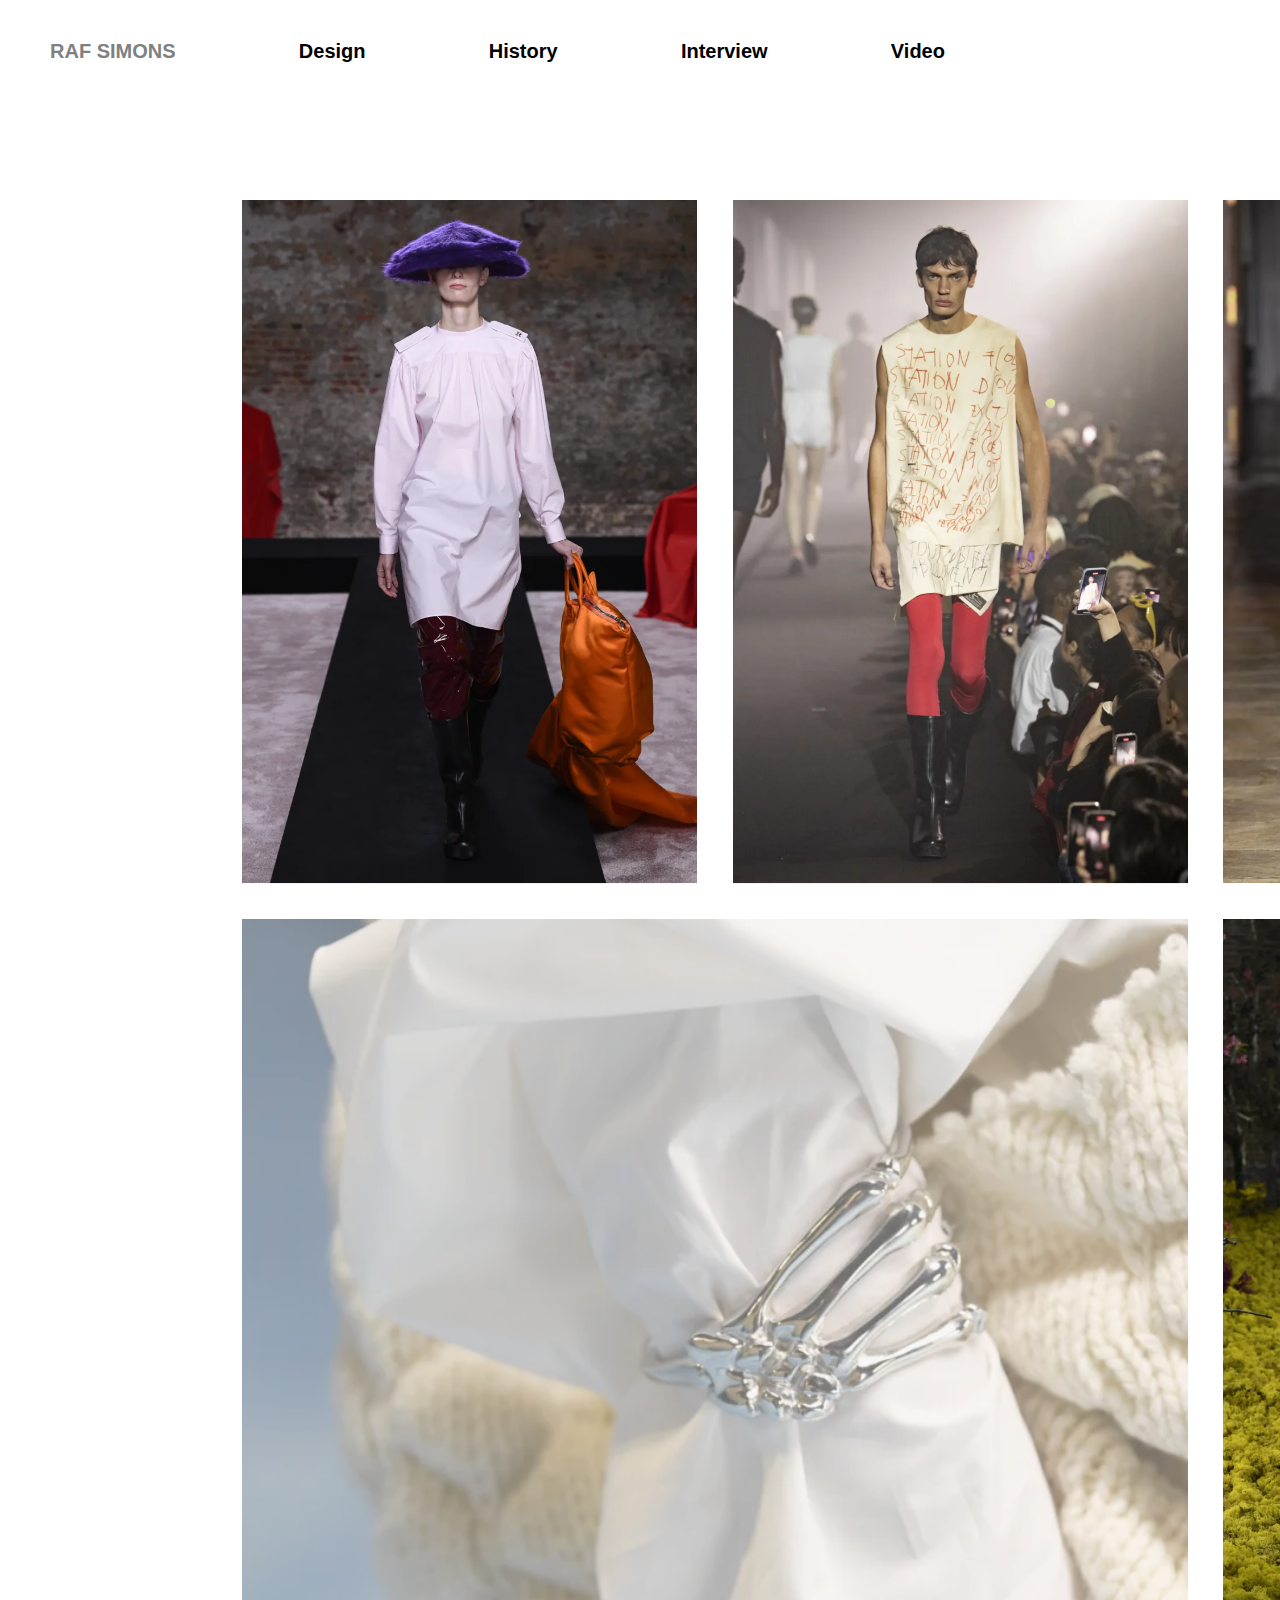
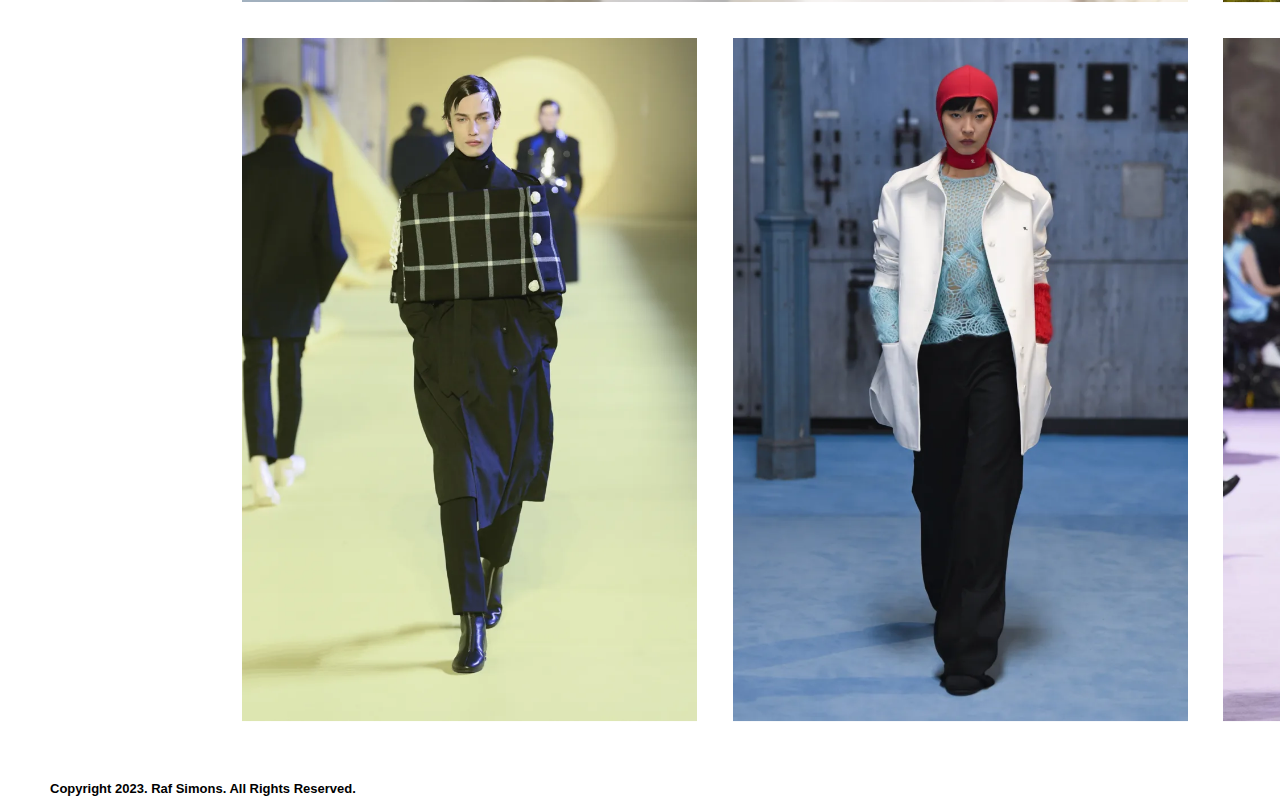
<file: sub1.html>
<!DOCTYPE html>
<html lang="ko">
<head>
    <meta charset="UTF-8">
    <meta name="viewport" content="width=device-width, initial-scale=1.0">
    <title>페이지1</title>
    <link rel="stylesheet" href="stylesub1.css">
    <link href="https://unpkg.com/aos@2.3.1/dist/aos.css" rel="stylesheet">
</head>
<body>
    <nav>
        <ul>
            <li><a href="sub1.html" style="color: gray;">RAF&nbsp;SIMONS</a></li>
            <li><a href="sub2.html">Design</a></li>
            <li><a href="sub3.html">History</a></li>
            <li><a href="sub4.html">Interview</a></li>
            <li><a href="sub5.html">Video</a></li>
        </ul>
    </nav>
    <section>
        <div class="wrap">
            <div class="img2"><img src="img/sub1-1.png" alt="img2"></div>
            <div class="img3"><img src="img/sub1-2.png" alt="img3"></div>
            <div class="img4"><img src="img/sub1-3.png" alt="img4"></div>
            <div class="img5"><img src="img/sub1-4.png" alt="img5"></div>
            <a href="https://rafsimons.com"><div data-aos="fade-up" class="logo"><img src="img/sub1-5.png" alt="logo"></div></a>
            <div class="img6"><img src="img/sub1-6.png" alt="img6"></div>
            <div class="img7"><img src="img/sub1-7.png" alt="img7"></div>
            <div class="img8"><img src="img/sub1-8.png" alt="img8"></div>
            <div class="img9"><img src="img/sub1-9.png" alt="img9"></div>
        </div>
    </section>
    <footer>Copyright 2023. Raf Simons. All Rights Reserved.</footer>
</body>
<script src="https://unpkg.com/aos@2.3.1/dist/aos.js"></script>
<script>
    AOS.init();
</script>
</html>
</file>
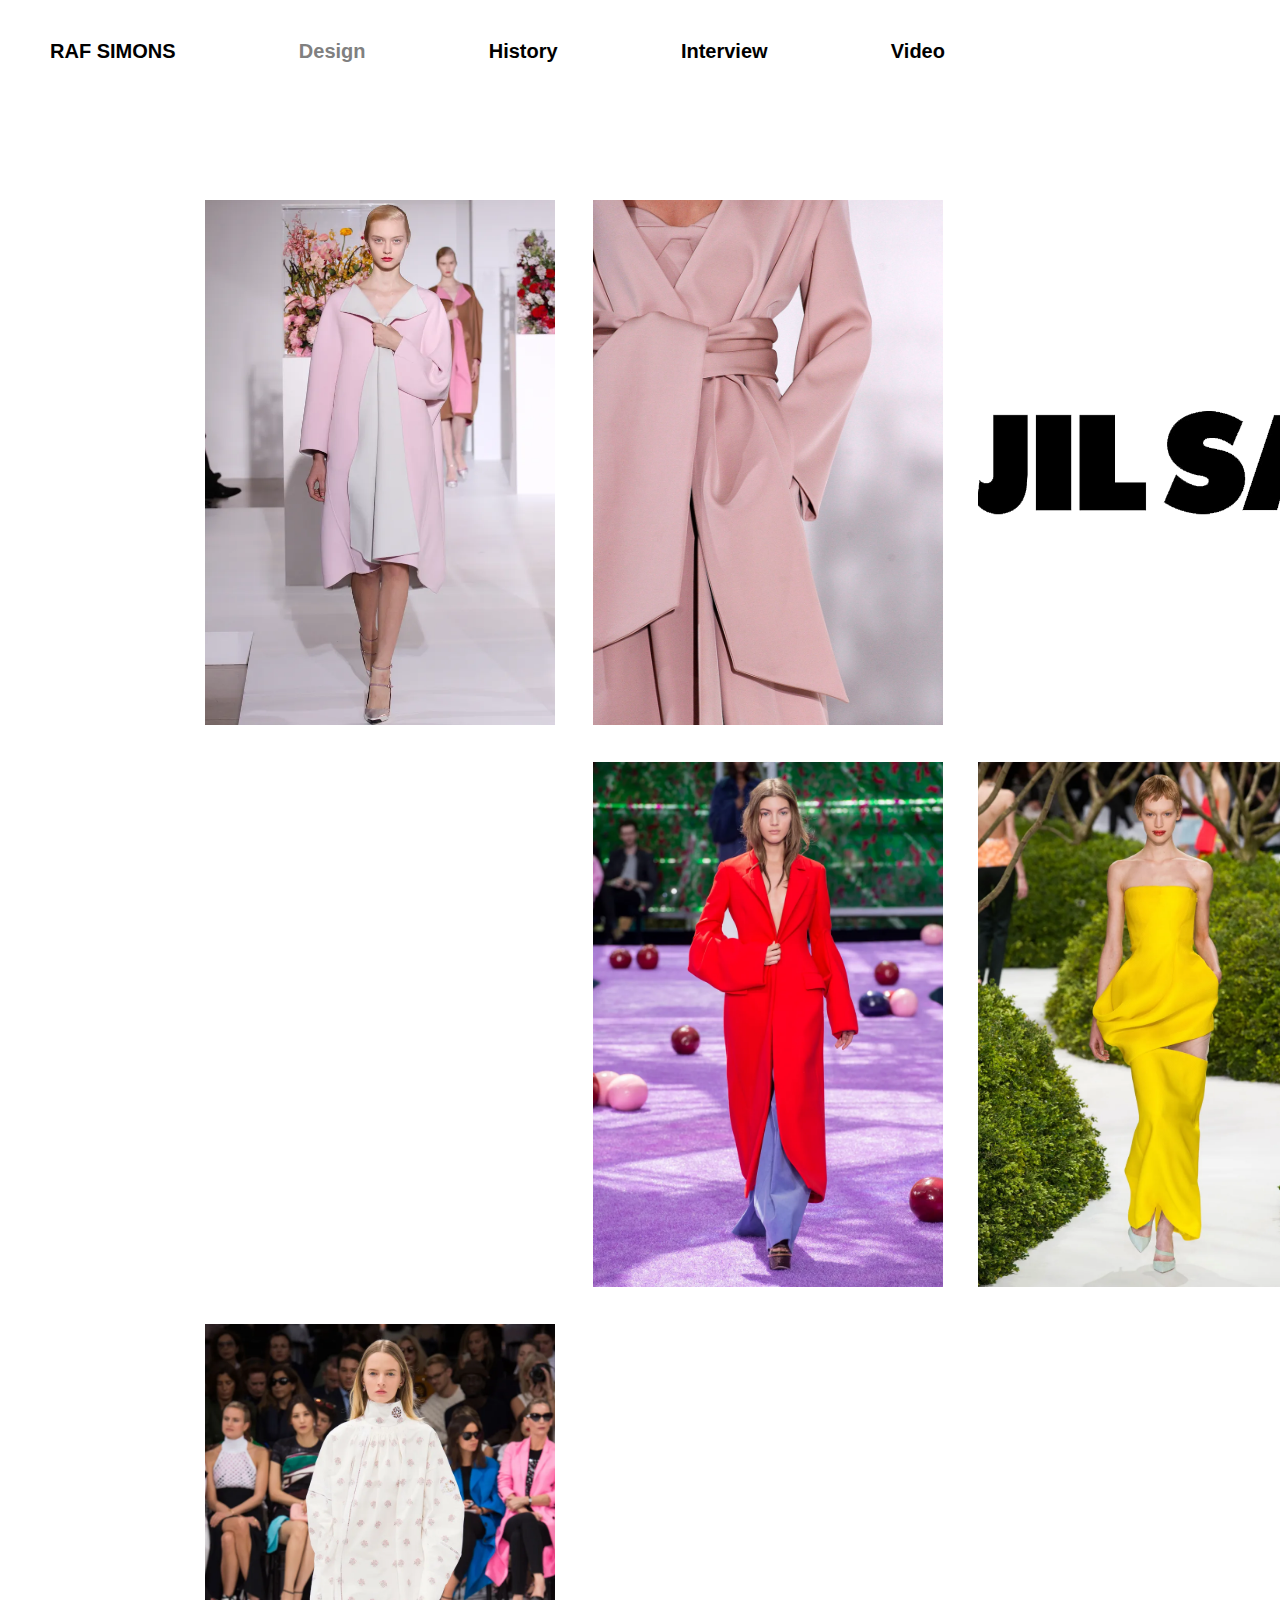
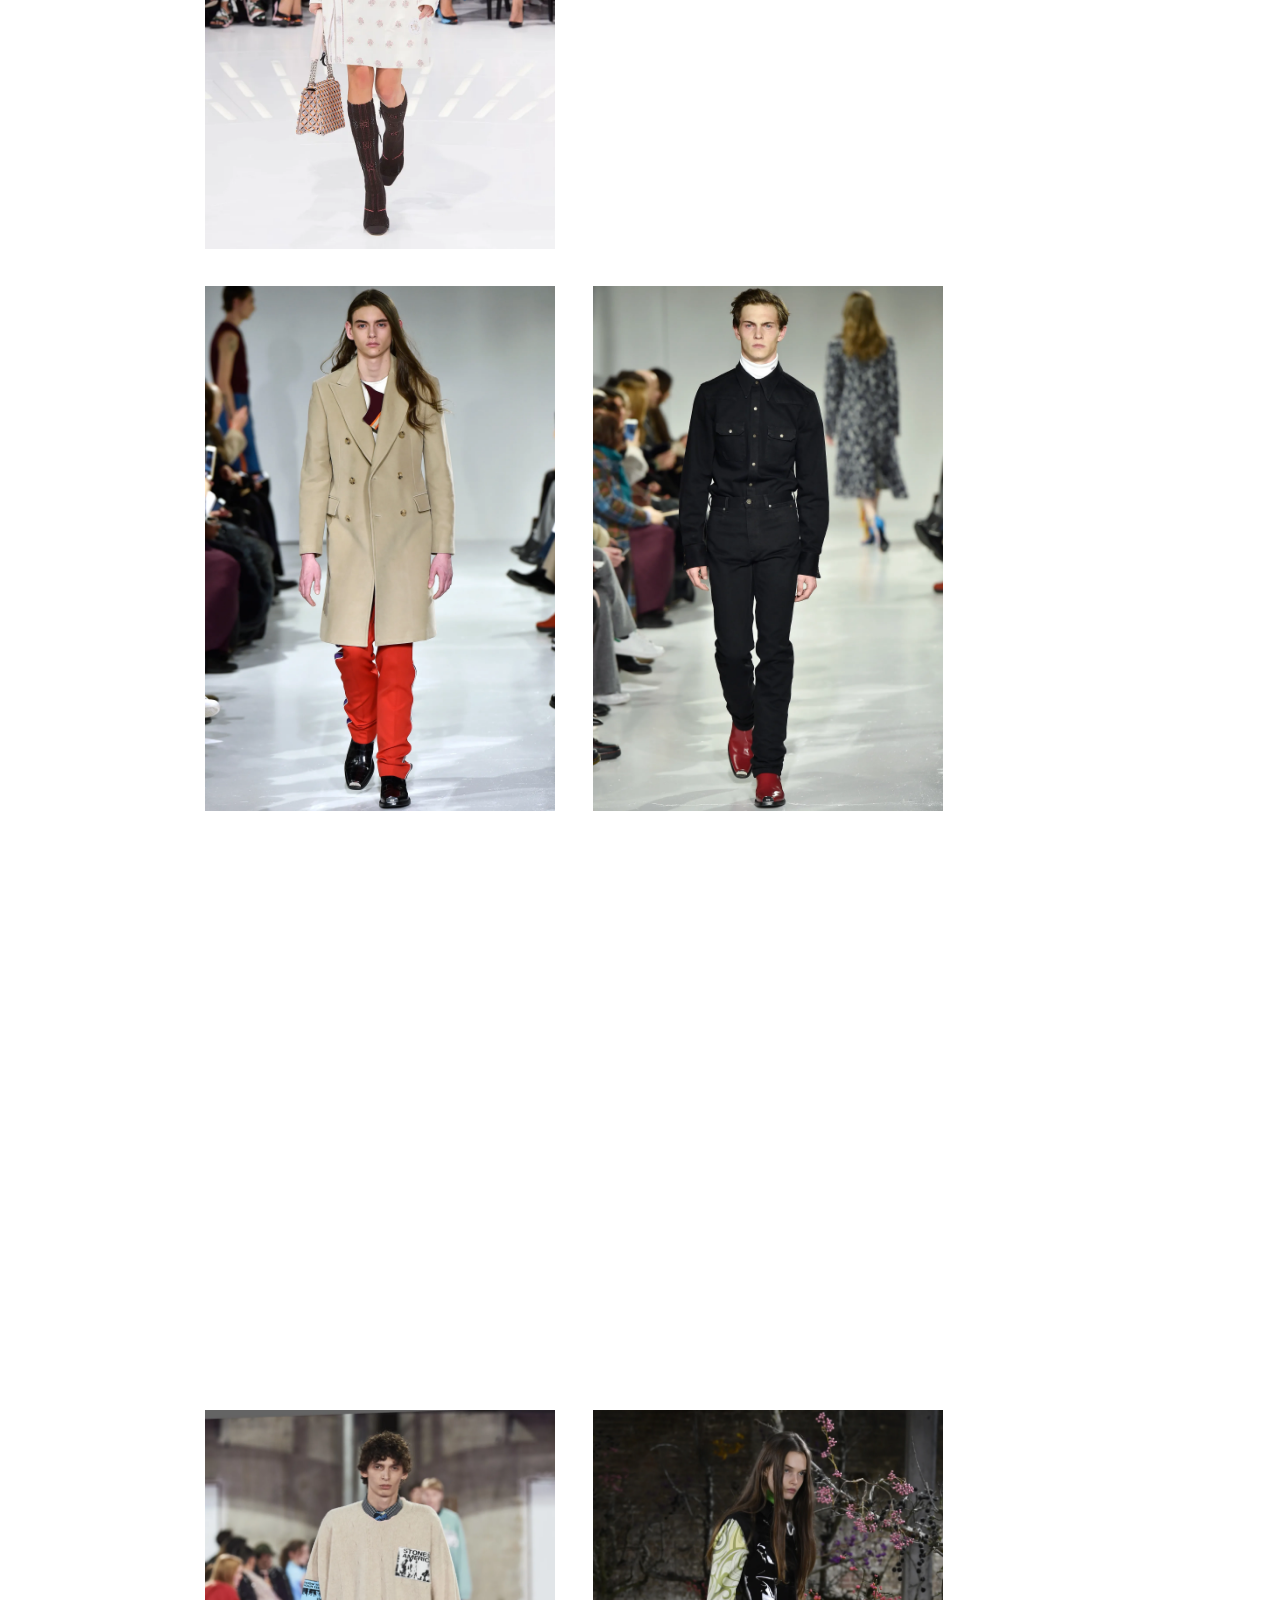
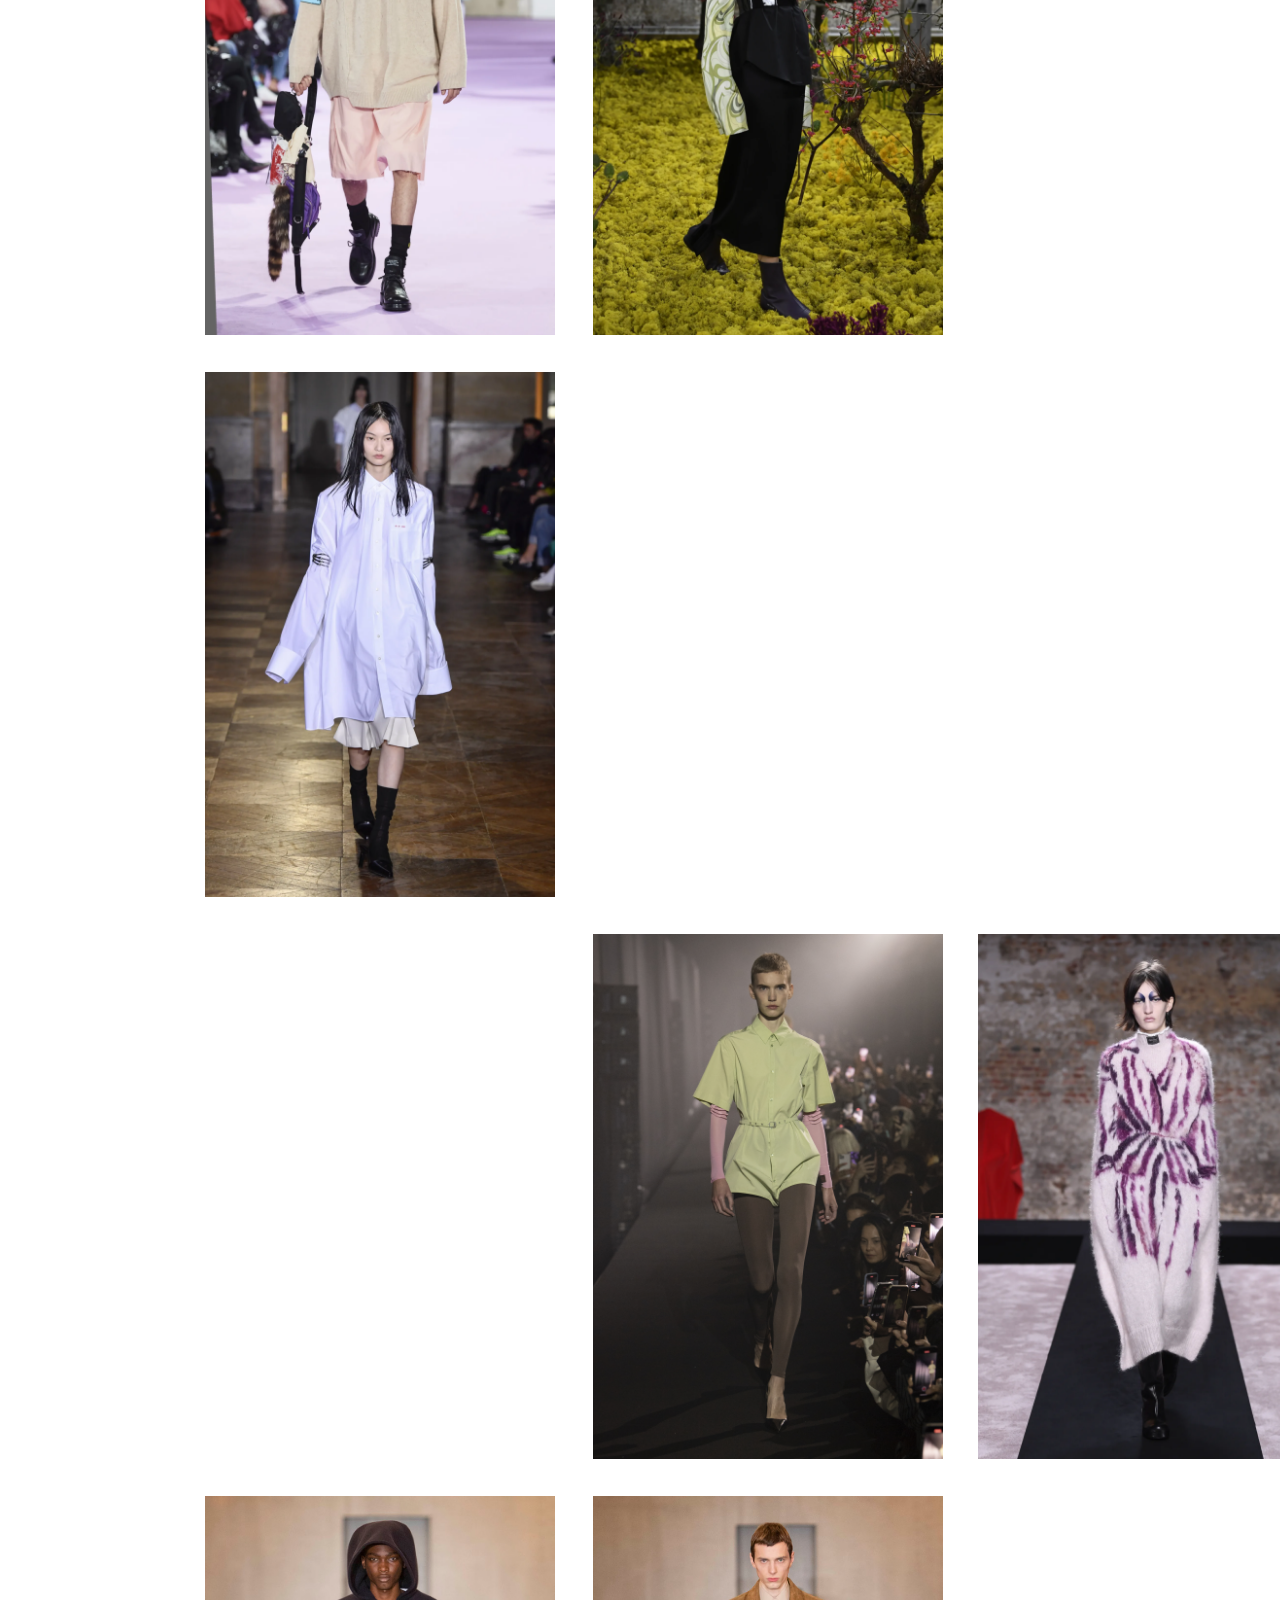
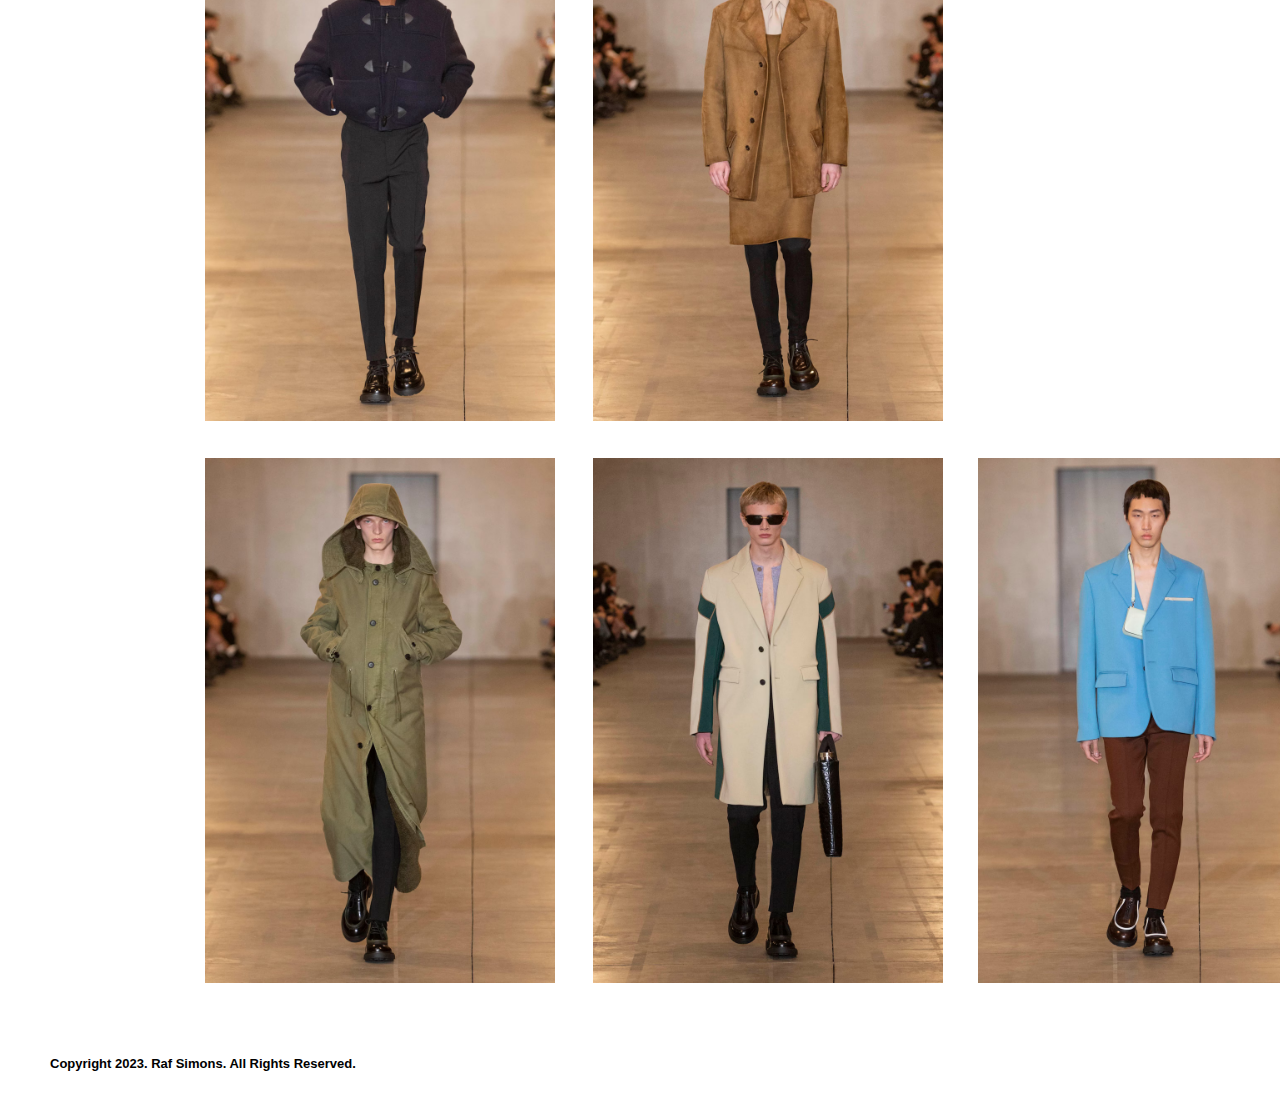
<file: sub2.html>
<!DOCTYPE html>
<html lang="ko">
<head>
    <meta charset="UTF-8">
    <meta name="viewport" content="width=device-width, initial-scale=1.0">
    <title>페이지2</title>
    <link rel="stylesheet" href="stylesub2.css">
    <link href="https://unpkg.com/aos@2.3.1/dist/aos.css" rel="stylesheet">
</head>
<body>
    <nav>
        <ul>
            <li><a href="sub1.html">RAF&nbsp;SIMONS</a></li>
            <li><a href="sub2.html" style="color: gray;">Design</a></li>
            <li><a href="sub3.html">History</a></li>
            <li><a href="sub4.html">Interview</a></li>
            <li><a href="sub5.html">Video</a></li>
        </ul>
    </nav>
    <section>
        <div class="img1"><img src="img/sub2-1.png" alt="img1"></div>
        <div class="img2"><img src="img/sub2-2.png" alt="img2"></div>
        <a href="https://www.jilsander.com/ko-kr/"><div data-aos="fade-up" class="img3"><img src="img/sub2-3.png" alt="img3"></div></a>
        <div class="img4"><img src="img/sub2-4.png" alt="img4"></div>
        <div class="img5"><img src="img/sub2-5.png" alt="img5"></div>
        <div class="img6"><img src="img/sub2-6.png" alt="img6"></div>
        <div class="img7"><img src="img/sub2-7.png" alt="img7"></div>
        <a href="https://www.dior.com/ko_kr"><div data-aos="fade-up" class="img8"><img src="img/sub2-8.png" alt="img8"></div></a>
        <div class="img9"><img src="img/sub2-9.png" alt="img9"></div>
        <div class="img10"><img src="img/sub2-10.png" alt="img10"></div>
        <div class="img11"><img src="img/sub2-11.png" alt="img11"></div>
        <a href="https://www.calvinklein.co.kr/ko/home/"><div data-aos="fade-up" class="img12"><img src="img/sub2-12.png" alt="img12"></div></a>
        <div class="img13"><img src="img/sub2-13.png" alt="img13"></div>
        <div class="img14"><img src="img/sub2-14.png" alt="img14"></div>
        <div class="img15"><img src="img/sub2-15.png" alt="img15"></div>
        <div class="img16"><img src="img/sub2-16.png" alt="img16"></div>
        <div class="img17"><img src="img/sub2-17.png" alt="img17"></div>
        <a href="https://rafsimons.com"><div data-aos="fade-up" class="img18"><img src="img/sub2-18.png" alt="img18"></div></a>
        <div class="img19"><img src="img/sub2-19.png" alt="img19"></div>
        <div class="img20"><img src="img/sub2-20.png" alt="img20"></div>
        <div class="img21"><img src="img/sub2-21.png" alt="img21"></div>
        <div class="img22"><img src="img/sub2-22.png" alt="img22"></div>
        <div class="img23"><img src="img/sub2-23.png" alt="img23"></div>
        <div class="img24"><img src="img/sub2-24.png" alt="img24"></div>
        <a href="https://www.prada.com/kr/ko.html"><div data-aos="fade-up" class="img25"><img src="img/sub2-25.png" alt="img25"></div></a>
        <div class="img26"><img src="img/sub2-26.png" alt="img26"></div>
        <div class="img27"><img src="img/sub2-27.png" alt="img27"></div>
        <div class="img28"><img src="img/sub2-28.png" alt="img28"></div>
    </section>
    <footer>Copyright 2023. Raf Simons. All Rights Reserved.</footer>
</body>
<script src="https://unpkg.com/aos@2.3.1/dist/aos.js"></script>
<script>
    AOS.init();
</script>
</html>
</file>
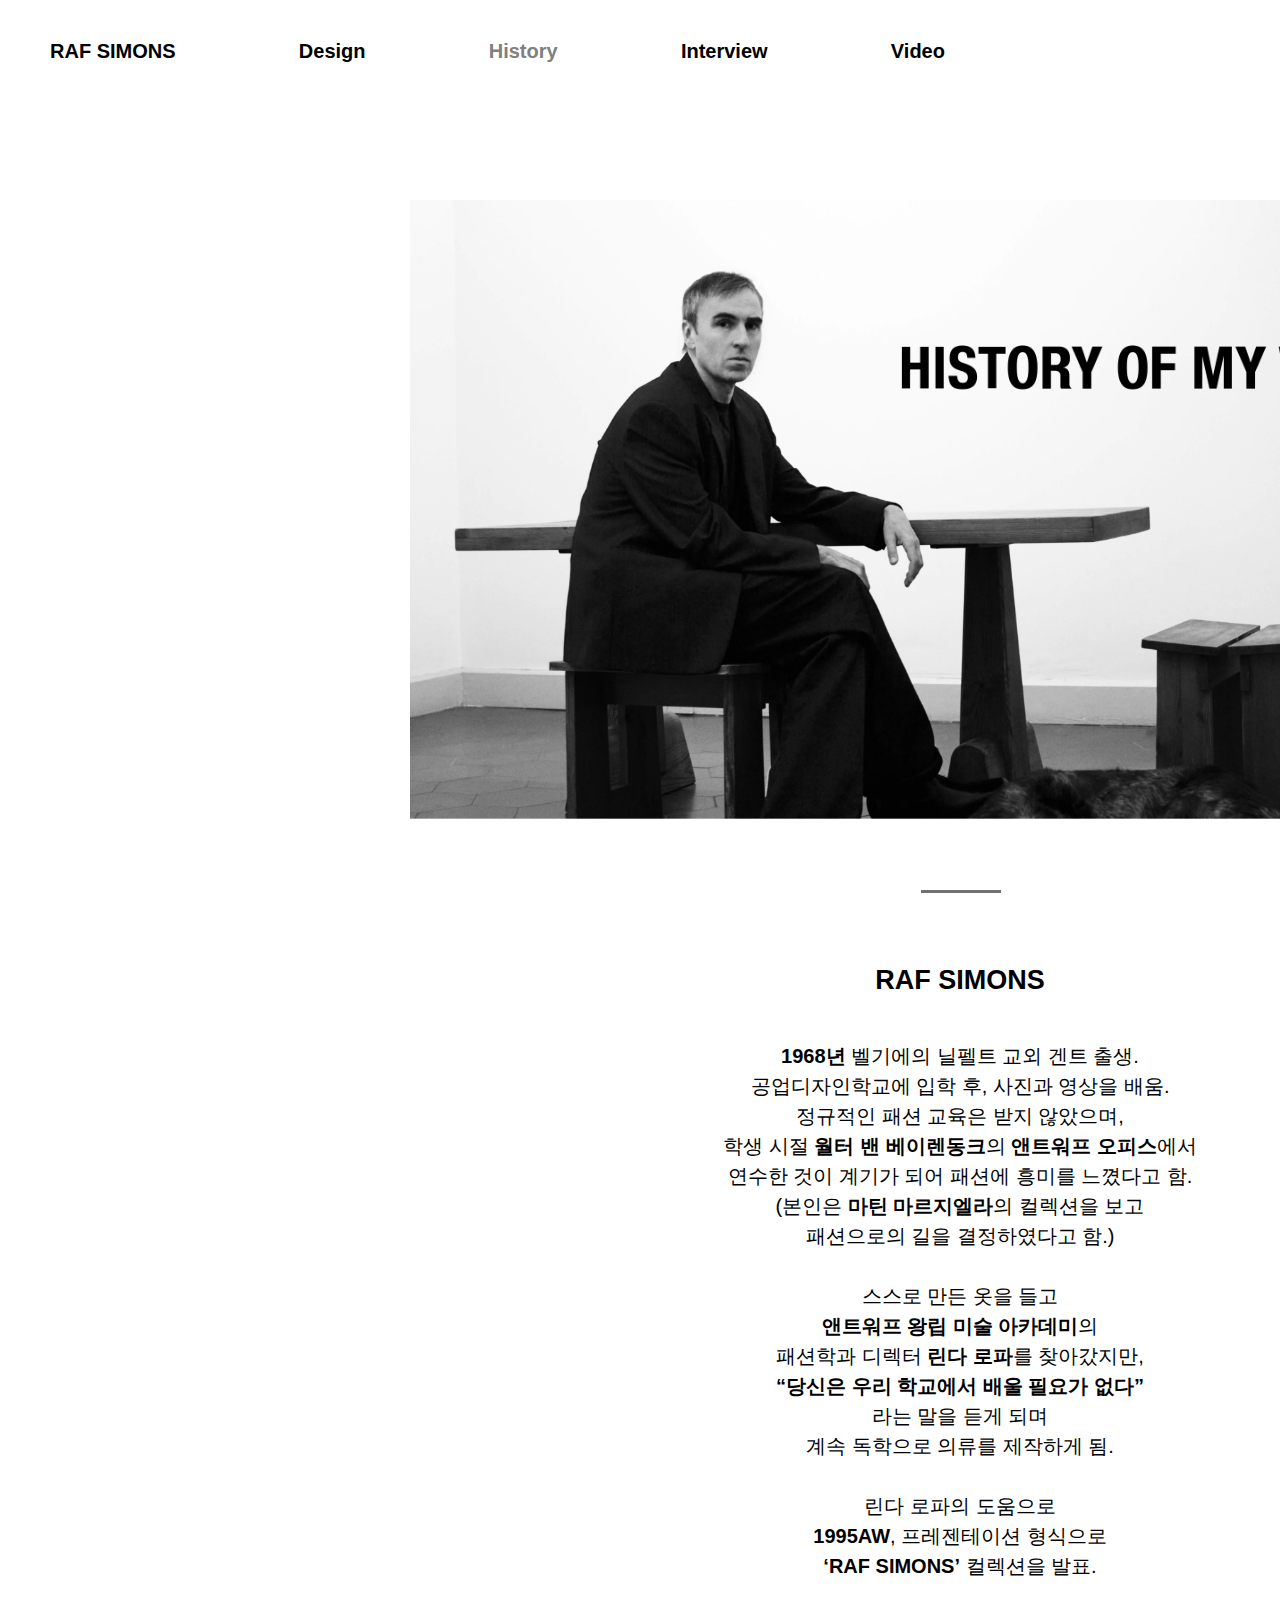
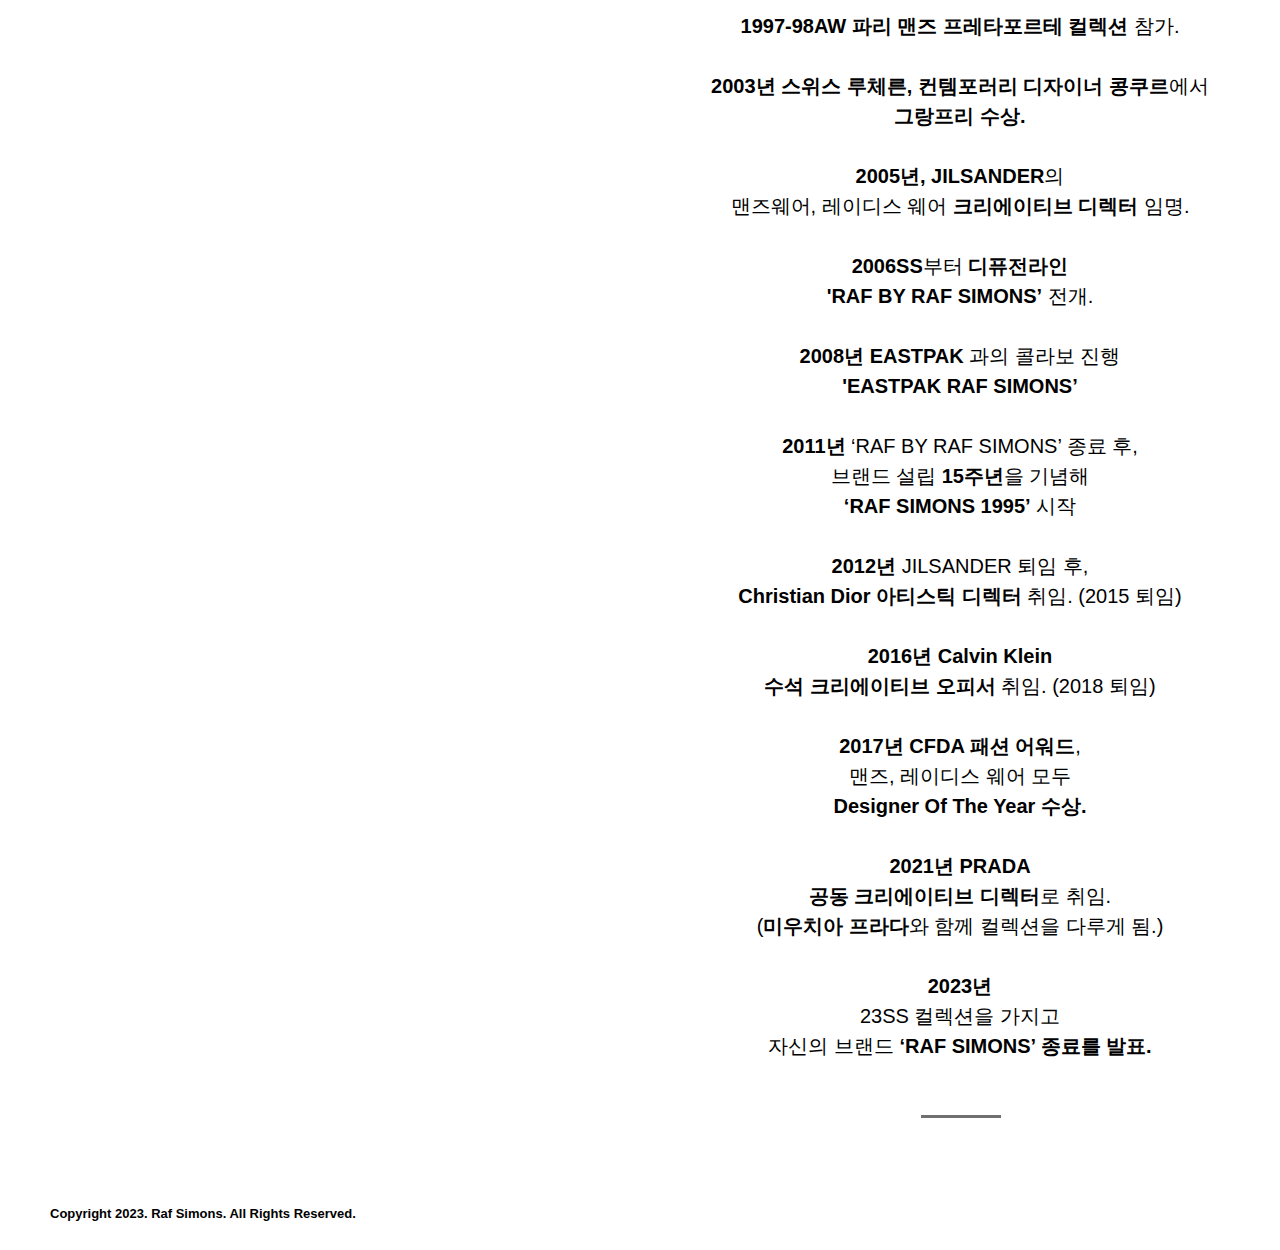
<file: sub3.html>
<!DOCTYPE html>
<html lang="ko">
<head>
    <meta charset="UTF-8">
    <meta name="viewport" content="width=device-width, initial-scale=1.0">
    <title>페이지3</title>
    <link rel="stylesheet" href="stylesub3.css">
    <link href="https://unpkg.com/aos@2.3.1/dist/aos.css" rel="stylesheet">
</head>
<body>
    <nav>
        <ul>
            <li><a href="sub1.html">RAF&nbsp;SIMONS</a></li>
            <li><a href="sub2.html">Design</a></li>
            <li><a href="sub3.html" style="color: gray;">History</a></li>
            <li><a href="sub4.html">Interview</a></li>
            <li><a href="sub5.html">Video</a></li>
        </ul>
    </nav>
    <section>
        <div class="img"><img src="img/sub3-1.png" alt="img"></div>
        <a href="https://www.historyofmyworld.com"><div data-aos="fade-up" class="logo"><img src="img/sub3-2.png" alt="logo"></div></a>
        <div class="line1"></div>
        <div class="title">RAF SIMONS</div>
        <div class="text">
            <br>
            <b>1968년</b> 벨기에의 닐펠트 교외 겐트 출생.<br>
            공업디자인학교에 입학 후, 사진과 영상을 배움.<br>
            정규적인 패션 교육은 받지 않았으며,<br>
            학생 시절 <b>월터 밴 베이렌동크</b>의 <b>앤트워프 오피스</b>에서<br>
            연수한 것이 계기가 되어 패션에 흥미를 느꼈다고 함.<br>
            (본인은 <b>마틴 마르지엘라</b>의 컬렉션을 보고<br>
            패션으로의 길을 결정하였다고 함.)
            <br><br>
            스스로 만든 옷을 들고<br>
            <b>앤트워프 왕립 미술 아카데미</b>의<br>
            패션학과 디렉터 <b>린다 로파</b>를 찾아갔지만,<br>
            <b>“당신은 우리 학교에서 배울 필요가 없다”</b><br>
            라는 말을 듣게 되며<br>
            계속 독학으로 의류를 제작하게 됨.
            <br><br>
            린다 로파의 도움으로<br>
            <b>1995AW</b>, 프레젠테이션 형식으로<br>
            <b>‘RAF SIMONS’</b> 컬렉션을 발표.
            <br><br>
            <b>1997-98AW 파리 맨즈 프레타포르테 컬렉션</b> 참가.
            <br><br>
            <b>2003년 스위스 루체른, 컨템포러리 디자이너 콩쿠르</b>에서<br>
            <b>그랑프리 수상.</b>
            <br><br>
            <b>2005년, JILSANDER</b>의<br>
            맨즈웨어, 레이디스 웨어 <b>크리에이티브 디렉터</b> 임명.
            <br><br>
            <b>2006SS</b>부터 <b>디퓨전라인</b><br>
            <b>'RAF BY RAF SIMONS’</b> 전개.
            <br><br>
            <b>2008년 EASTPAK</b> 과의 콜라보 진행<br>
            <b>'EASTPAK RAF SIMONS’</b>
            <br><br>
            <b>2011년</b> ‘RAF BY RAF SIMONS’ 종료 후,<br>
            브랜드 설립 <b>15주년</b>을 기념해<br>
            <b>‘RAF SIMONS 1995’</b> 시작
            <br><br>
            <b>2012년</b> JILSANDER 퇴임 후,<br>
            <b>Christian Dior 아티스틱 디렉터</b> 취임. (2015 퇴임)
            <br><br>
            <b>2016년 Calvin Klein</b><br>
            <b>수석 크리에이티브 오피서</b> 취임. (2018 퇴임)
            <br><br>
            <b>2017년 CFDA 패션 어워드</b>,<br>
            맨즈, 레이디스 웨어 모두<br>
            <b>Designer Of The Year 수상.</b>
            <br><br>
            <b>2021년 PRADA</b><br>
            <b>공동 크리에이티브 디렉터</b>로 취임.<br>
            (<b>미우치아 프라다</b>와 함께 컬렉션을 다루게 됨.)
            <br><br>
            <b>2023년</b><br>
            23SS 컬렉션을 가지고<br>
            자신의 브랜드 <b>‘RAF SIMONS’ 종료를 발표.</b>
        </div>
        <div class="line2"></div>
    </section>
    <footer>Copyright 2023. Raf Simons. All Rights Reserved.</footer>
</body>
<script src="https://unpkg.com/aos@2.3.1/dist/aos.js"></script>
<script>
    AOS.init();
</script>
</html>
</file>
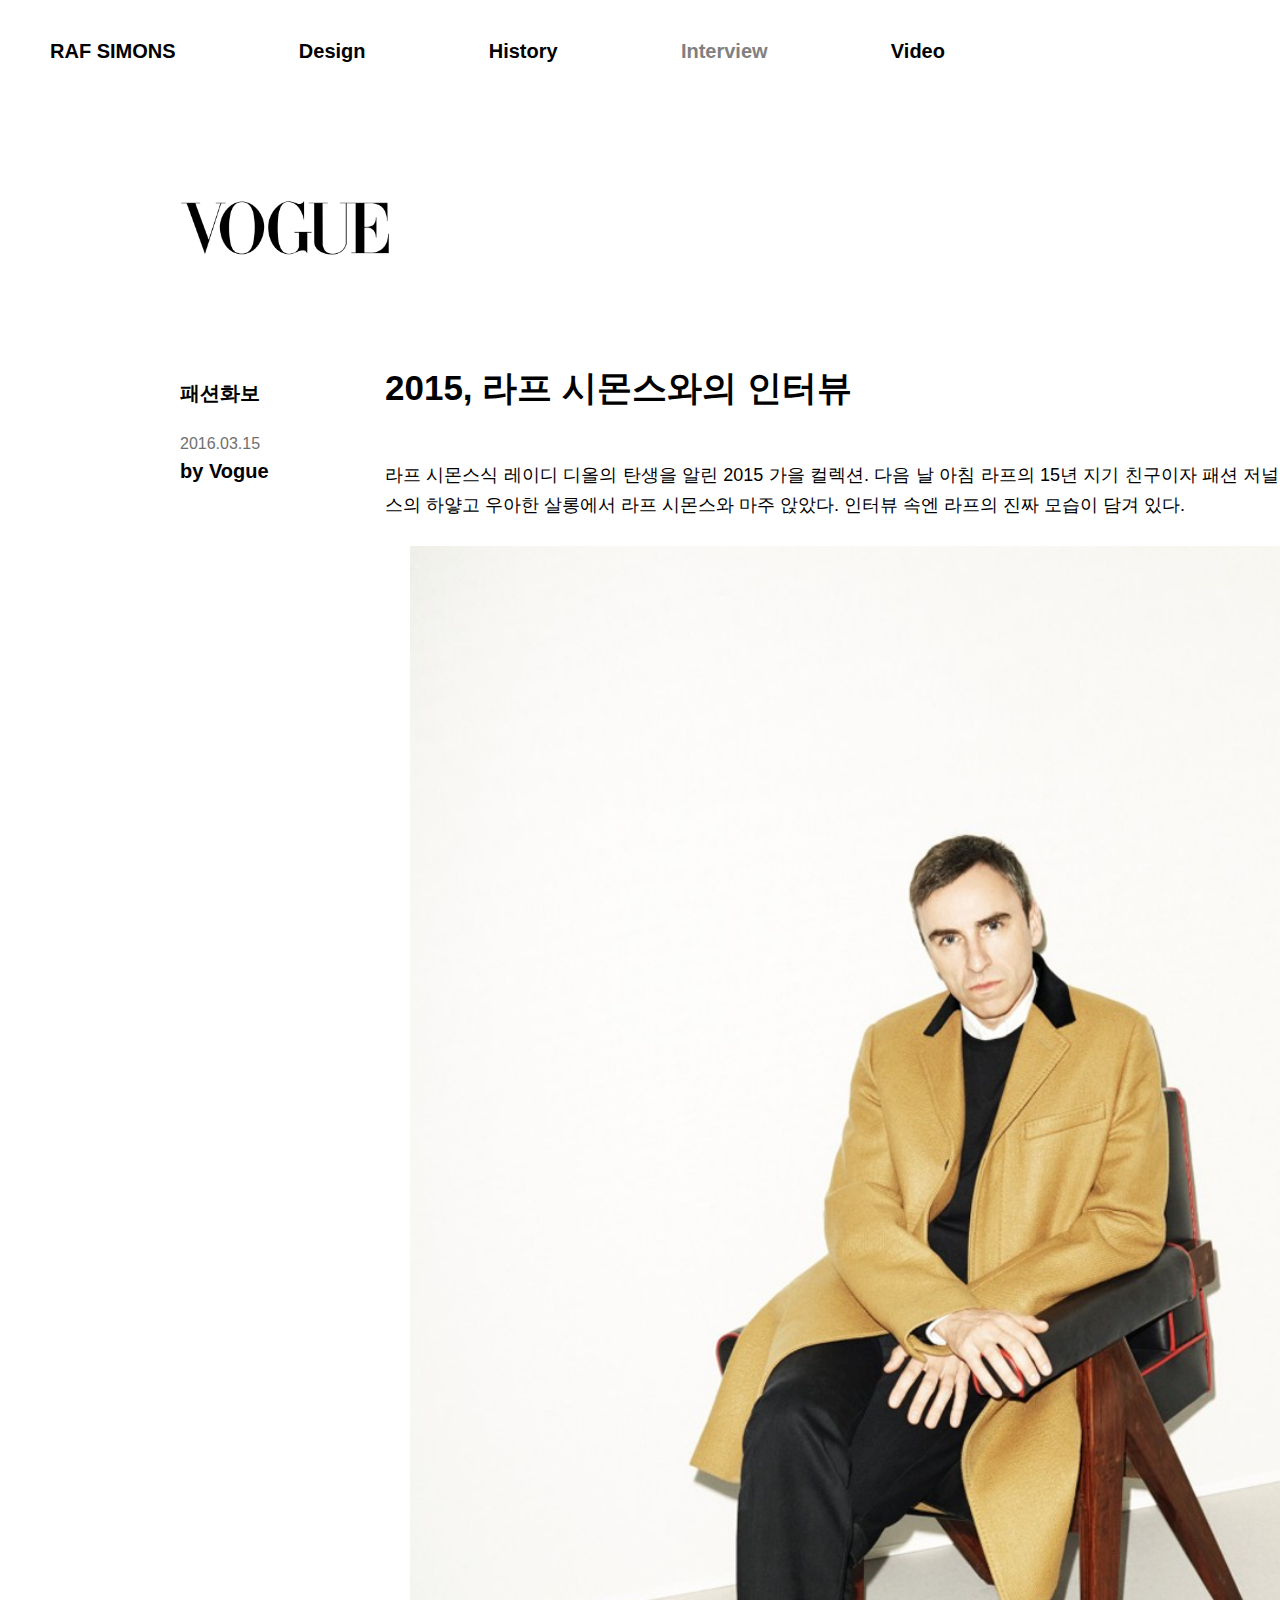
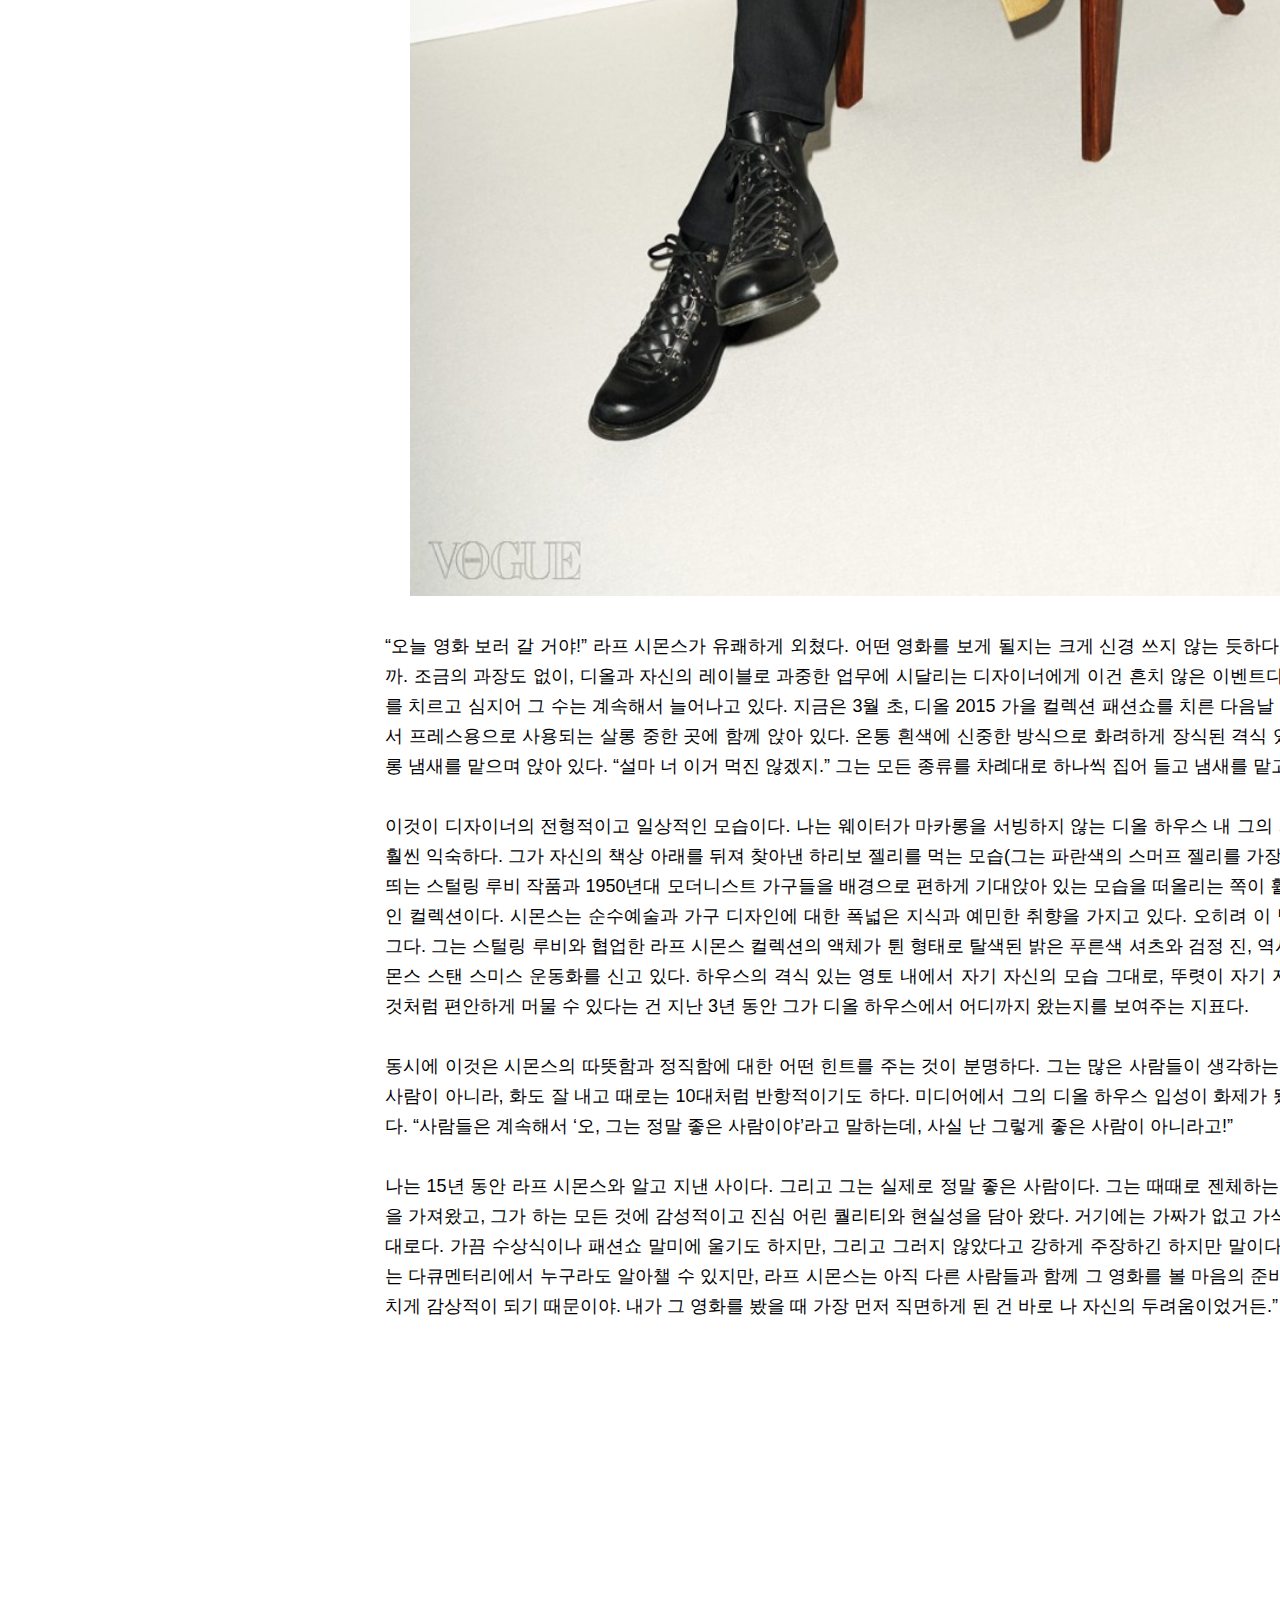
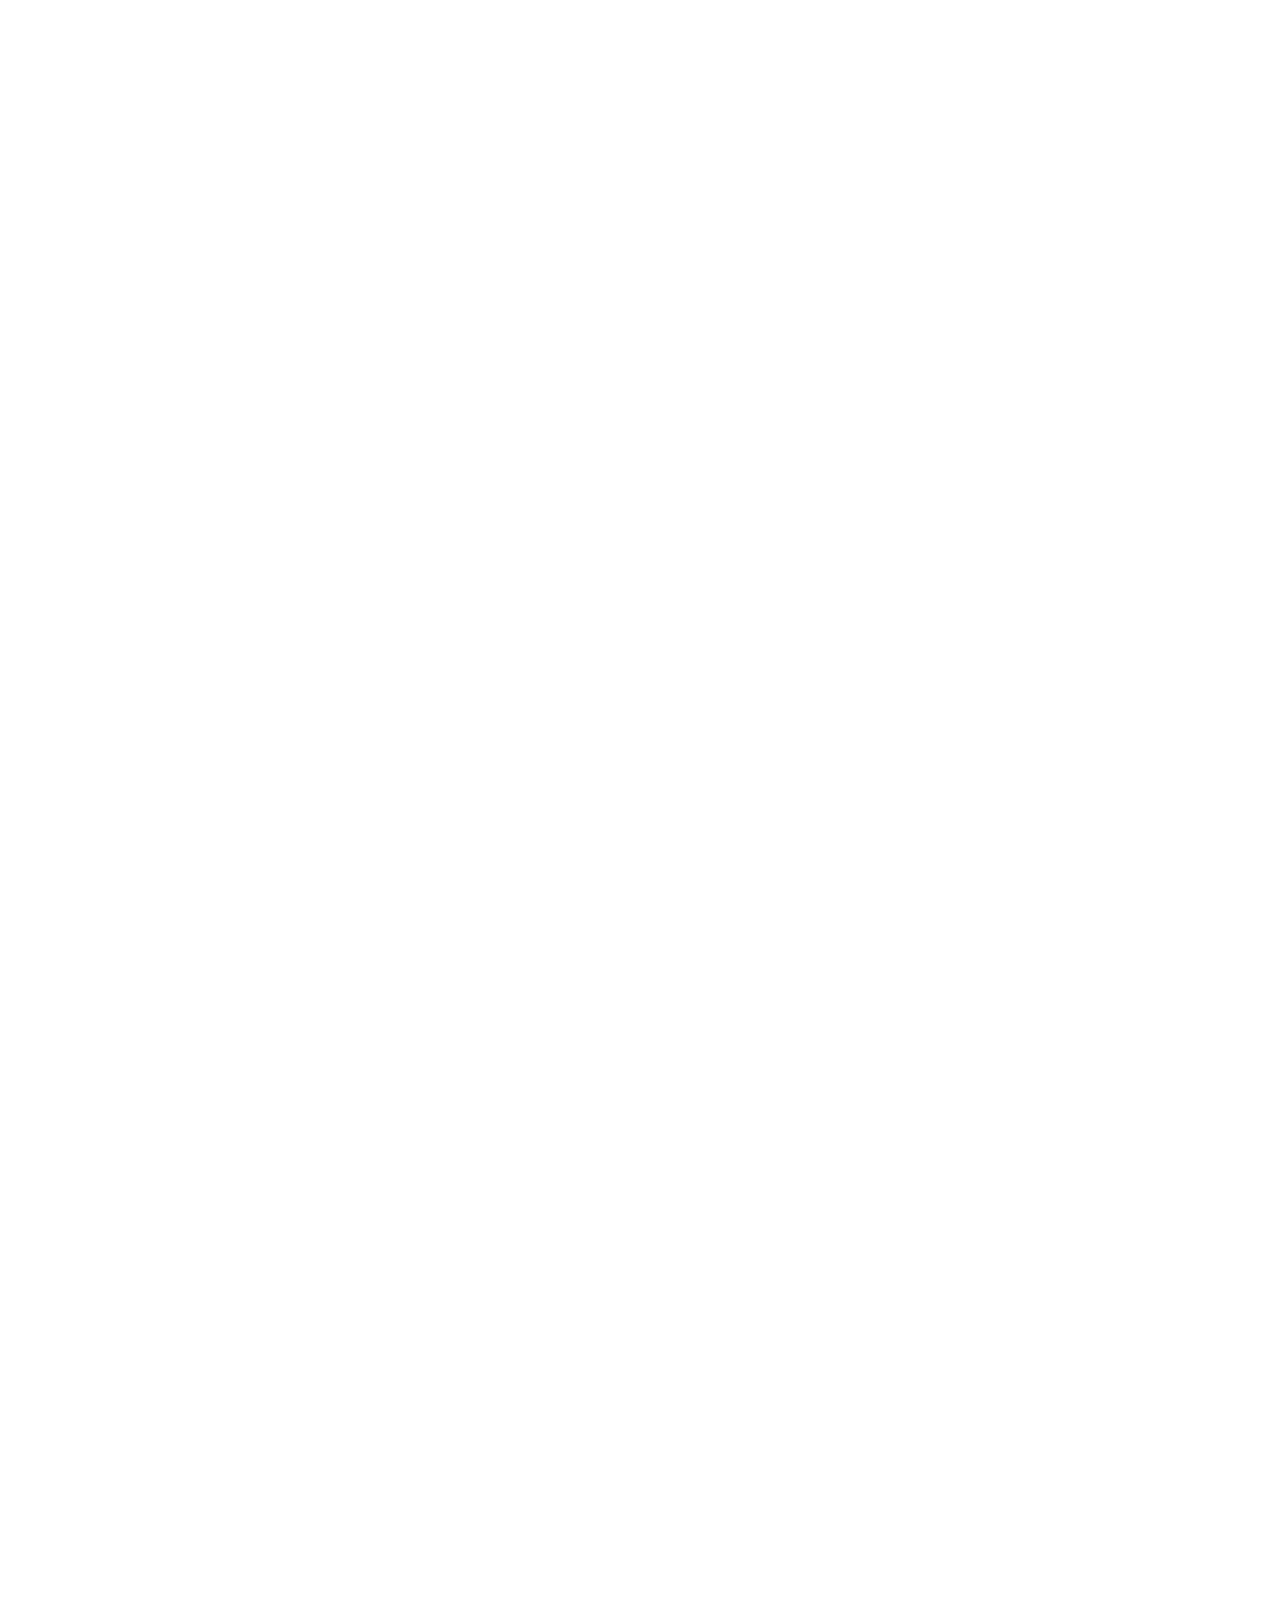
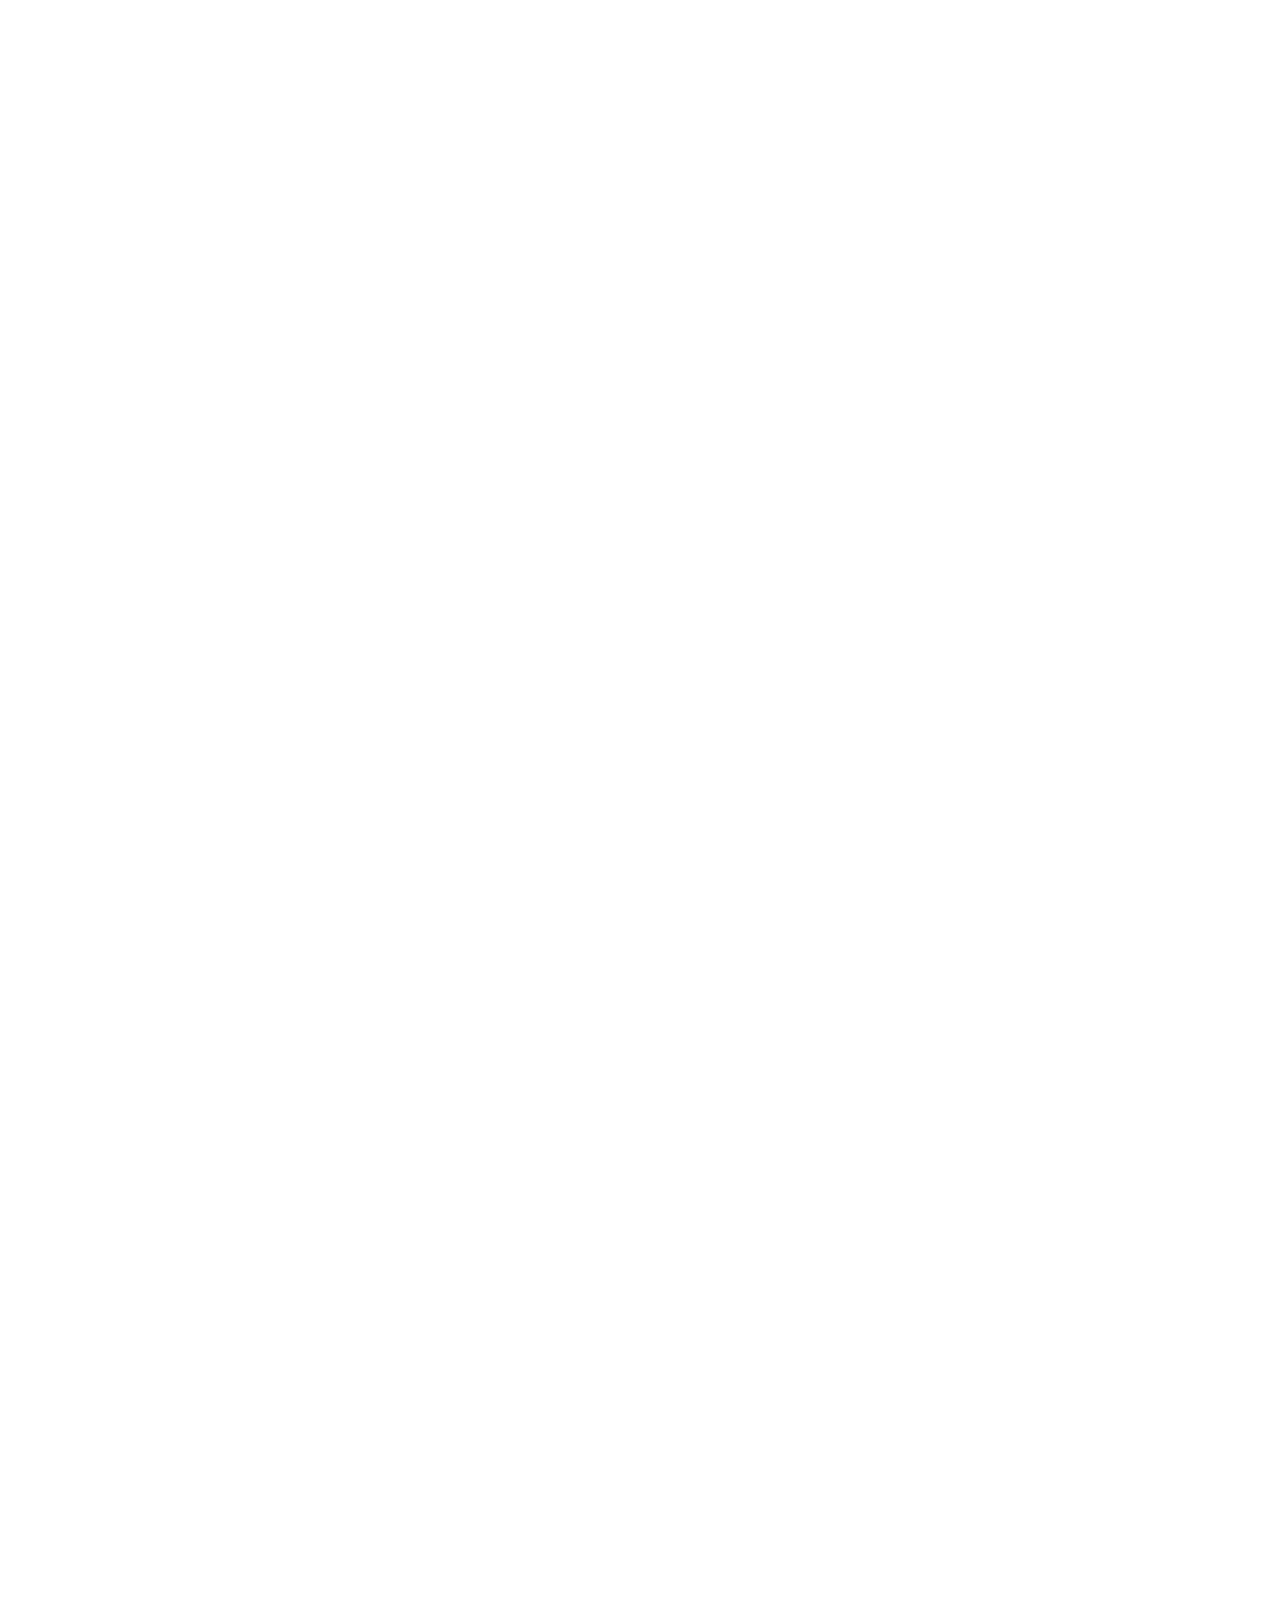
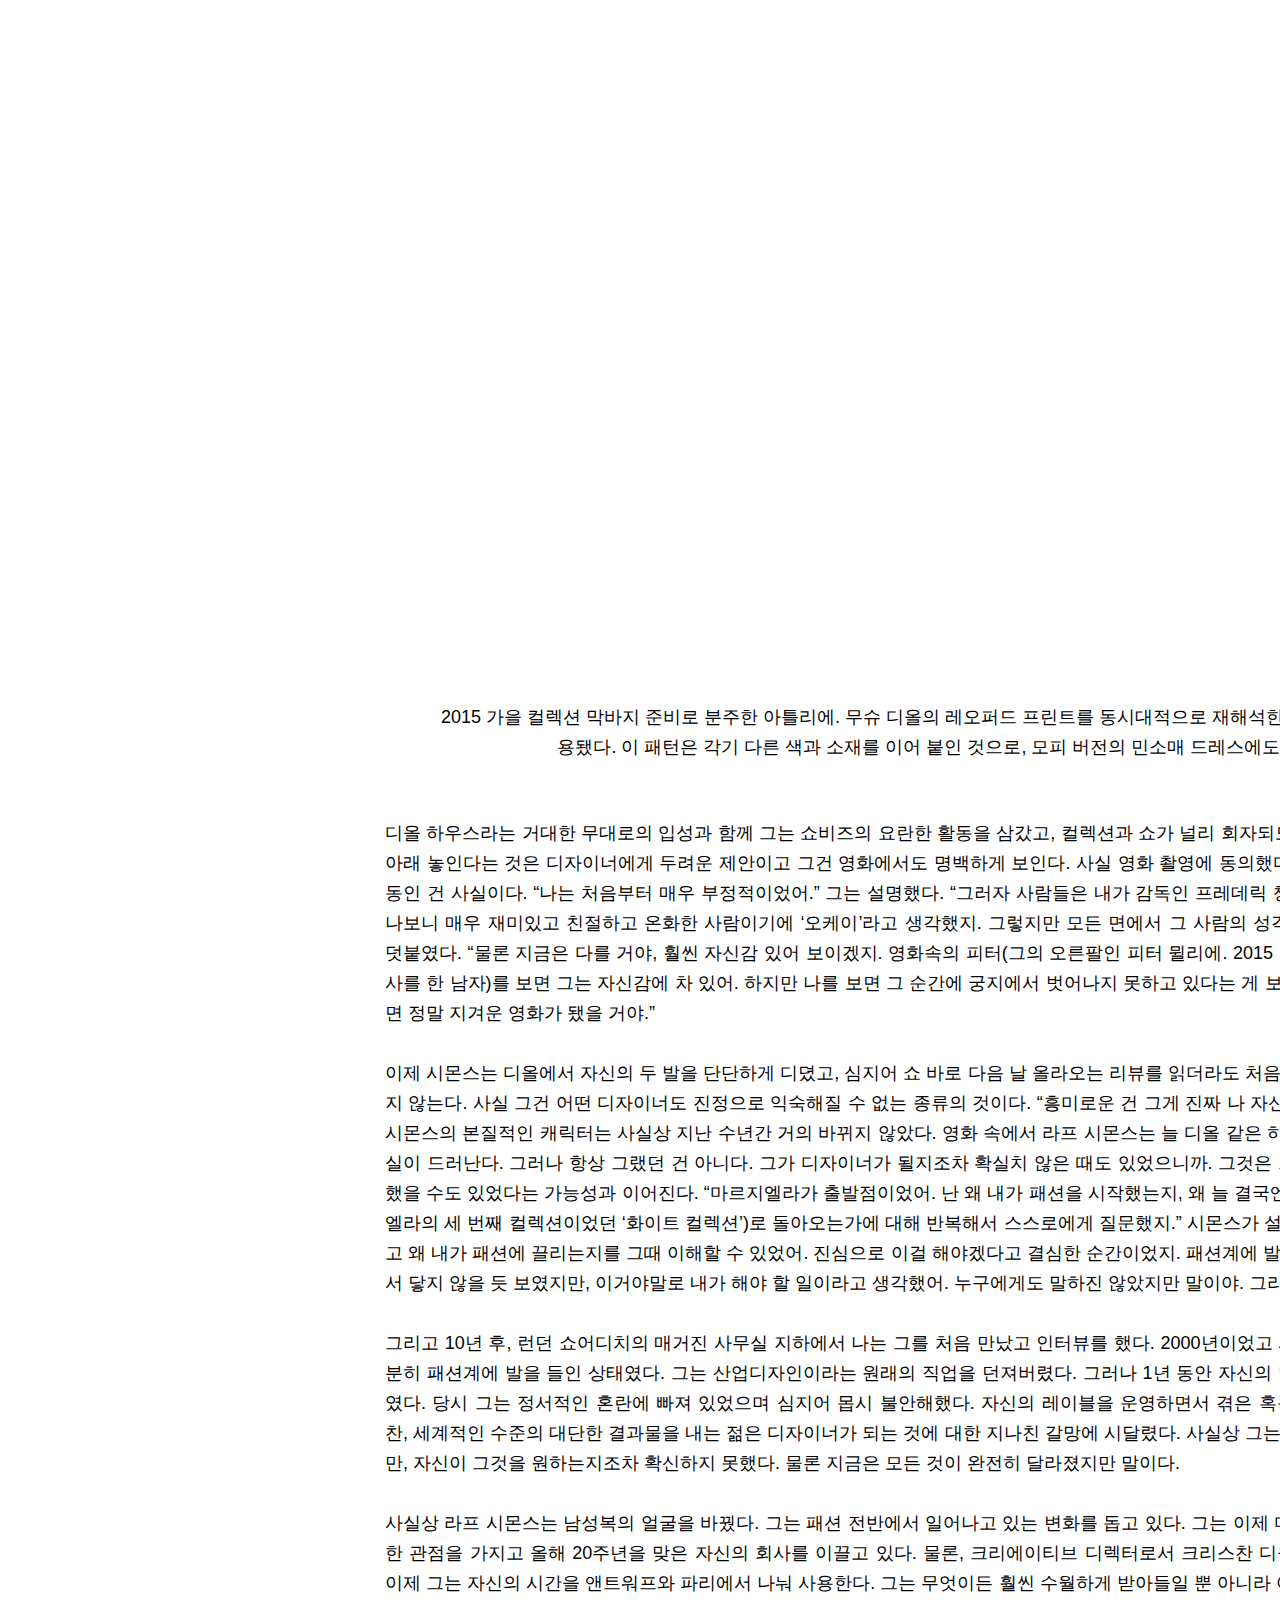
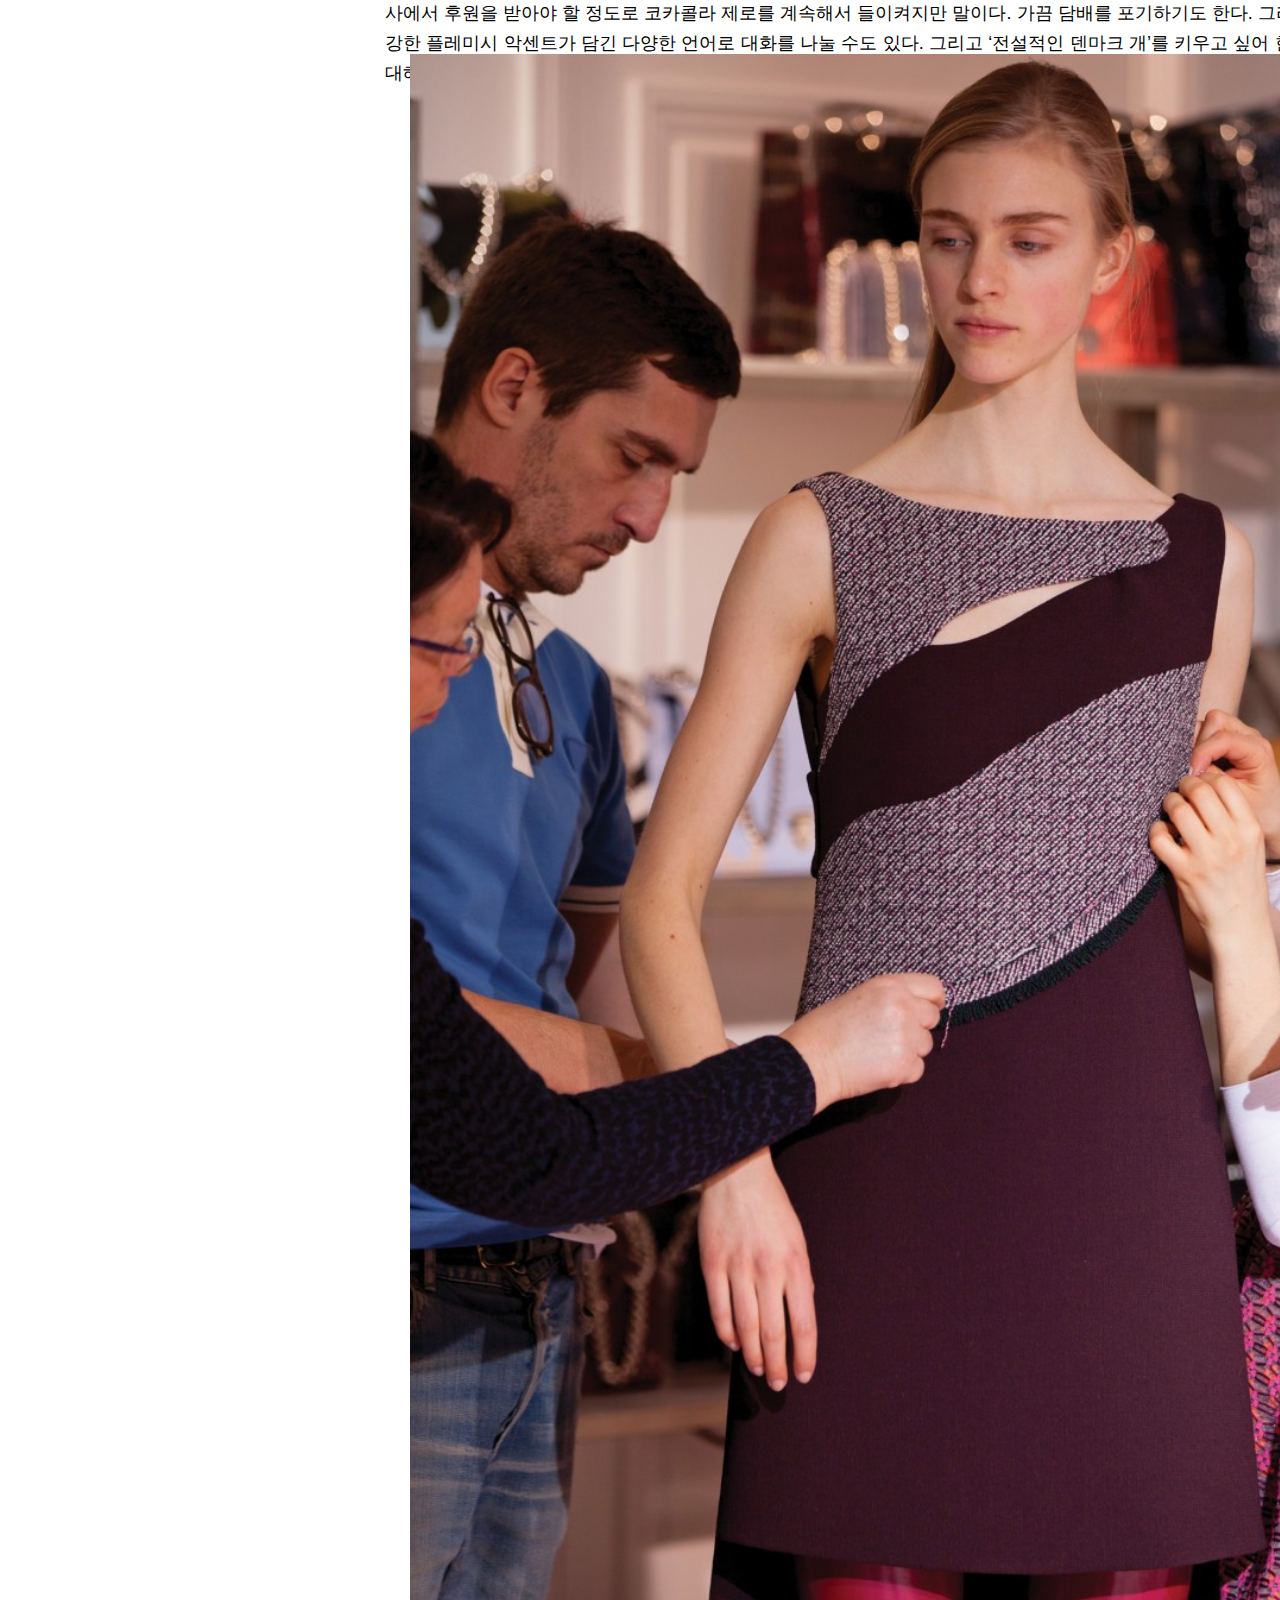
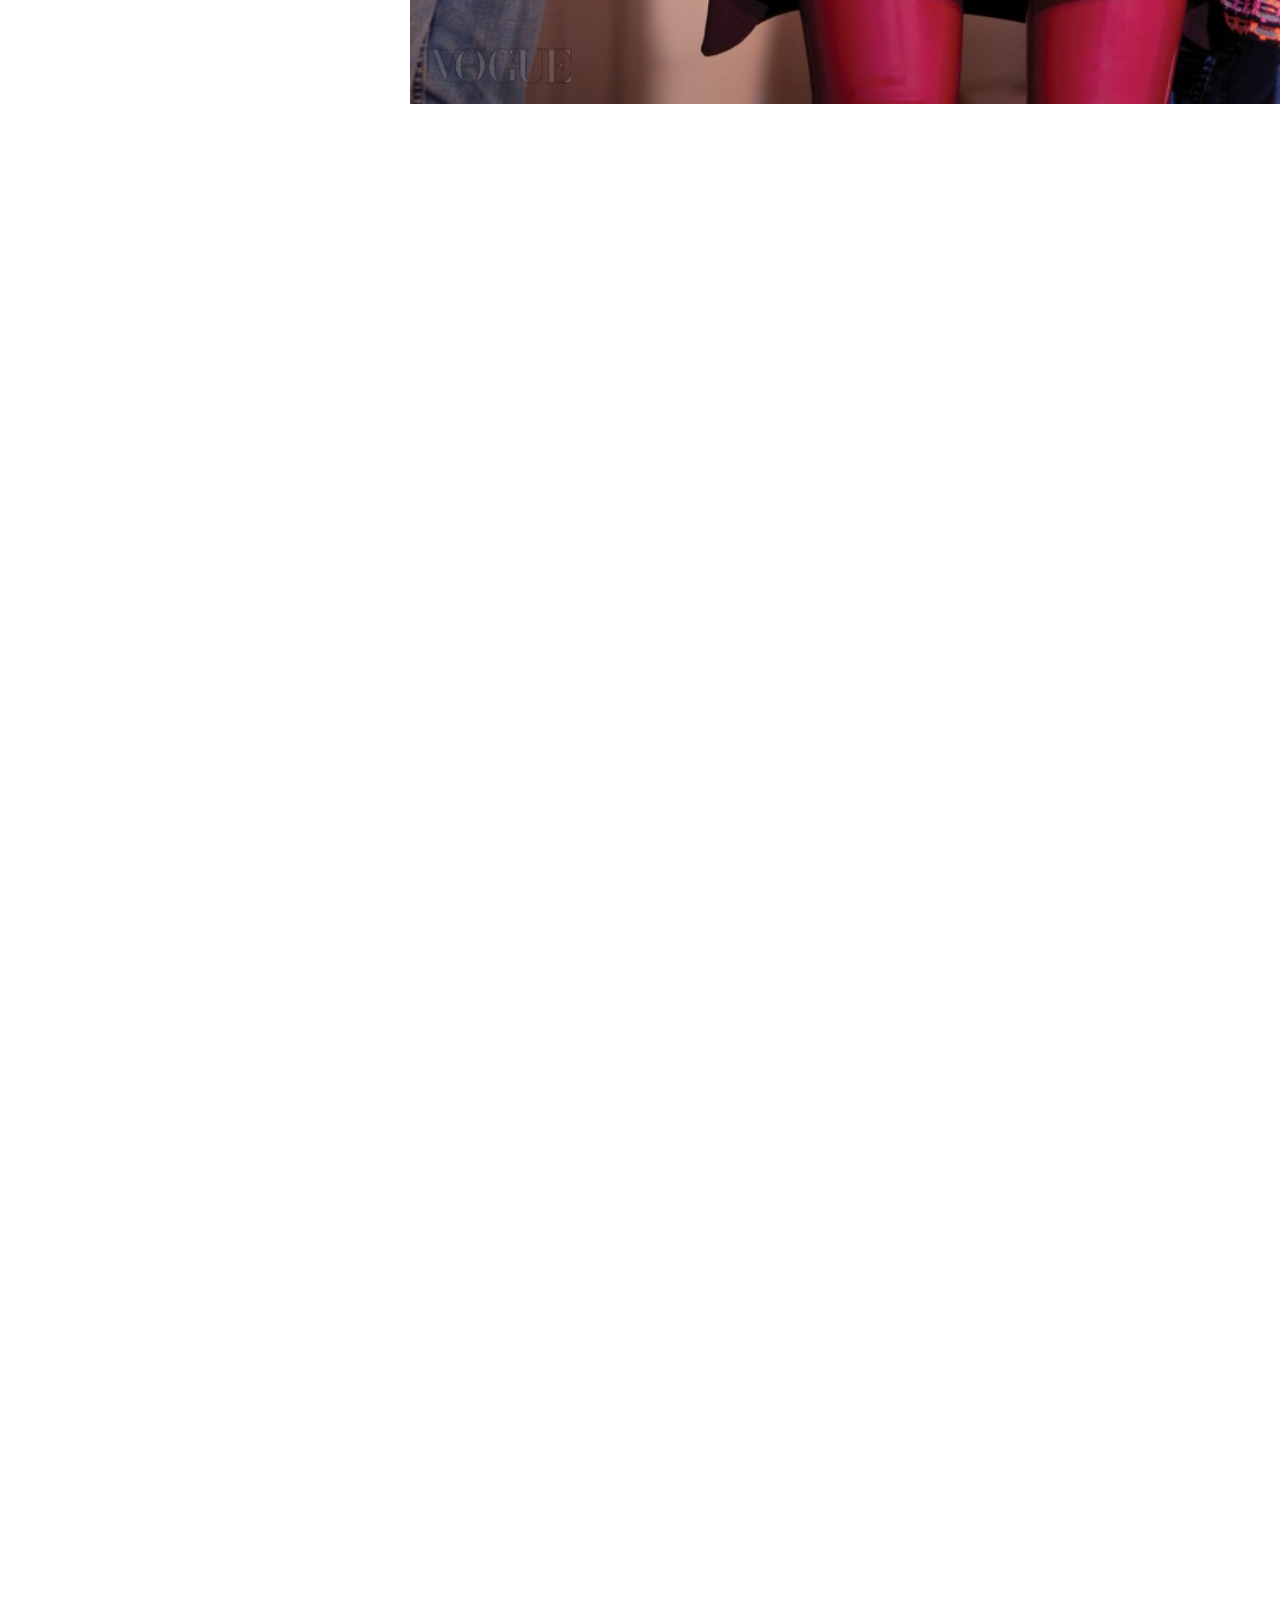
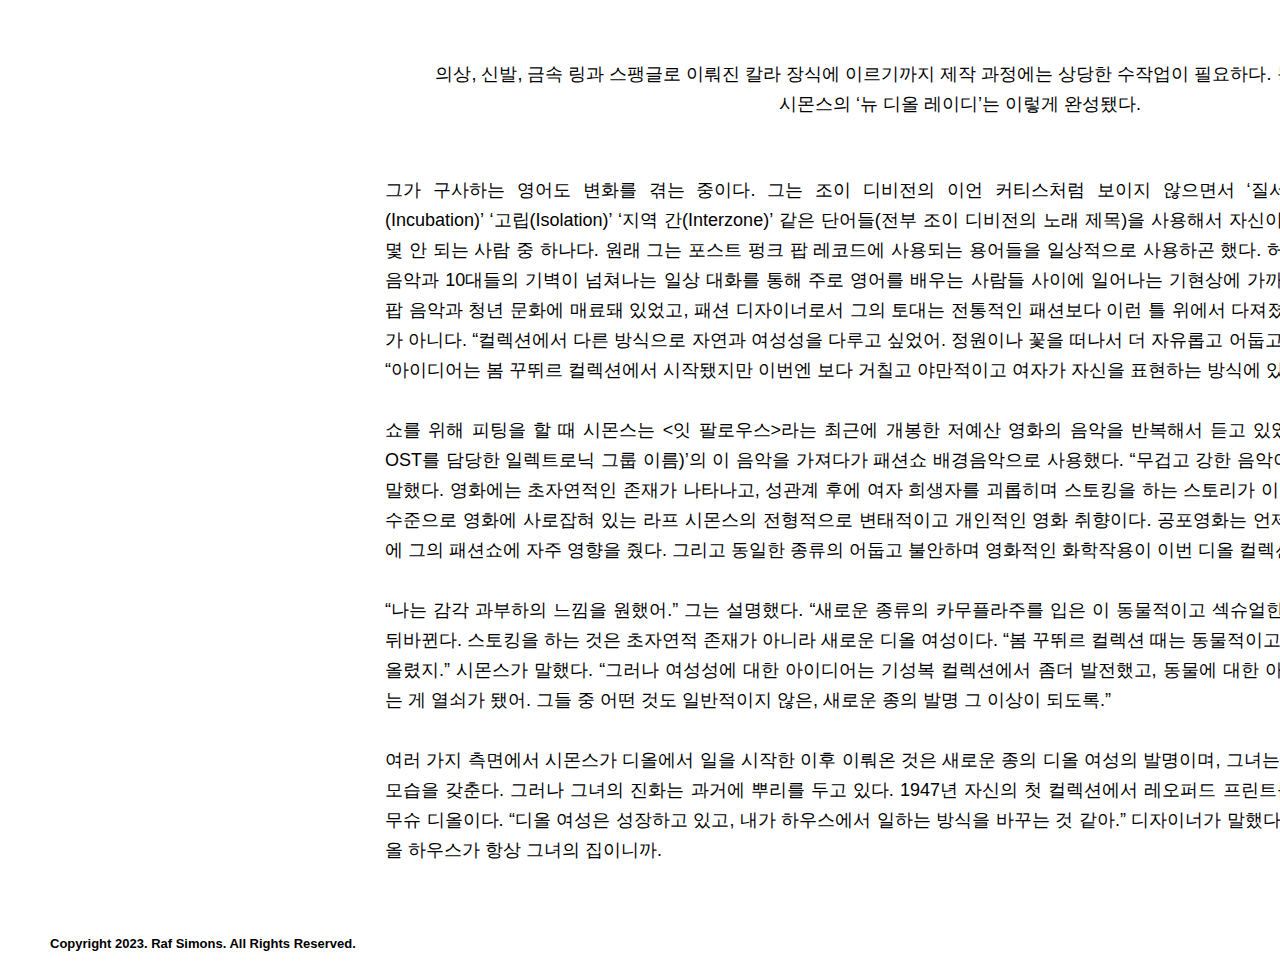
<file: sub4.html>
<!DOCTYPE html>
<html lang="ko">
<head>
    <meta charset="UTF-8">
    <meta name="viewport" content="width=device-width, initial-scale=1.0">
    <title>페이지4</title>
    <link rel="stylesheet" href="stylesub4.css">
    <link href="https://unpkg.com/aos@2.3.1/dist/aos.css" rel="stylesheet">
</head>
<body>
    <nav>
        <ul>
            <li><a href="sub1.html">RAF&nbsp;SIMONS</a></li>
            <li><a href="sub2.html">Design</a></li>
            <li><a href="sub3.html">History</a></li>
            <li><a href="sub4.html" style="color: gray;">Interview</a></li>
            <li><a href="sub5.html">Video</a></li>
        </ul>
    </nav>
    <section>
        <a href="https://www.vogue.com"><div data-aos="fade-up" class="logo"><img src="img/sub4-1.png" alt="logo"></div></a>
        <div class="category">패션화보</div>
        <div class="date">2016.03.15</div>
        <div class="by">by Vogue</div>
        <div class="title">2015, 라프 시몬스와의 인터뷰</div>
        <div class="interview">
            <div class="text1">라프 시몬스식 레이디 디올의 탄생을 알린 2015 가을 컬렉션. 다음 날 아침 라프의 15년 지기 친구이자 패션 저널리스트 조앤 퍼니스가 디올 하우스의 하얗고 우아한 살롱에서 라프 시몬스와 마주 앉았다. 인터뷰 속엔 라프의 진짜 모습이 담겨 있다.</div>
            <div class="img1"><img src="img/sub4-2.png" alt="img1"></div>
            <div class="text2">“오늘 영화 보러 갈 거야!” 라프 시몬스가 유쾌하게 외쳤다. 어떤 영화를 보게 될지는 크게 신경 쓰지 않는 듯하다. 간다는 사실만으로도 즐거우니까. 조금의 과장도 없이, 디올과 자신의 레이블로 과중한 업무에 시달리는 디자이너에게 이건 흔치 않은 이벤트다. 그는 1년에 8개 대규모 패션쇼를 치르고 심지어 그 수는 계속해서 늘어나고 있다. 지금은 3월 초, 디올 2015 가을 컬렉션 패션쇼를 치른 다음날 아침이다. 우리는 디올 사무실에서 프레스용으로 사용되는 살롱 중한 곳에 함께 앉아 있다. 온통 흰색에 신중한 방식으로 화려하게 장식된 격식 있는 곳이다. 라프 시몬스는 마카롱 냄새를 맡으며 앉아 있다. “설마 너 이거 먹진 않겠지.” 그는 모든 종류를 차례대로 하나씩 집어 들고 냄새를 맡고선 웃음을 터트렸다.
                <br><br>
                이것이 디자이너의 전형적이고 일상적인 모습이다. 나는 웨이터가 마카롱을 서빙하지 않는 디올 하우스 내 그의 개인 사무실에서 그와 만나는 데 훨씬 익숙하다. 그가 자신의 책상 아래를 뒤져 찾아낸 하리보 젤리를 먹는 모습(그는 파란색의 스머프 젤리를 가장 좋아하는 것 같다), 그리고 눈에 띄는 스털링 루비 작품과 1950년대 모더니스트 가구들을 배경으로 편하게 기대앉아 있는 모습을 떠올리는 쪽이 훨씬 쉽다. 작품들은 전부 그의 개인 컬렉션이다. 시몬스는 순수예술과 가구 디자인에 대한 폭넓은 지식과 예민한 취향을 가지고 있다. 오히려 이 방에서 파격적인 모습을 한 것은 그다. 그는 스털링 루비와 협업한 라프 시몬스 컬렉션의 액체가 튄 형태로 탈색된 밝은 푸른색 셔츠와 검정 진, 역시 그의 컬렉션인 빨간색 라프 시몬스 스탠 스미스 운동화를 신고 있다. 하우스의 격식 있는 영토 내에서 자기 자신의 모습 그대로, 뚜렷이 자기 자신을 드러내며, 마치 집에 있는 것처럼 편안하게 머물 수 있다는 건 지난 3년 동안 그가 디올 하우스에서 어디까지 왔는지를 보여주는 지표다.
                <br><br>
                동시에 이것은 시몬스의 따뜻함과 정직함에 대한 어떤 힌트를 주는 것이 분명하다. 그는 많은 사람들이 생각하는 것처럼 차갑게 예지하는 타입의 사람이 아니라, 화도 잘 내고 때로는 10대처럼 반항적이기도 하다. 미디어에서 그의 디올 하우스 입성이 화제가 됐을 때 그는 웃으며 이렇게 말했다. “사람들은 계속해서 ‘오, 그는 정말 좋은 사람이야’라고 말하는데, 사실 난 그렇게 좋은 사람이 아니라고!”
                <br><br>
                나는 15년 동안 라프 시몬스와 알고 지낸 사이다. 그리고 그는 실제로 정말 좋은 사람이다. 그는 때때로 젠체하는 여성복의 세계에 신선한 정직함을 가져왔고, 그가 하는 모든 것에 감성적이고 진심 어린 퀄리티와 현실성을 담아 왔다. 거기에는 가짜가 없고 가식도 없으며, 모든 것이 보이는 그대로다. 가끔 수상식이나 패션쇼 말미에 울기도 하지만, 그리고 그러지 않았다고 강하게 주장하긴 하지만 말이다. 이제 그 증거는 <디올과 나>라는 다큐멘터리에서 누구라도 알아챌 수 있지만, 라프 시몬스는 아직 다른 사람들과 함께 그 영화를 볼 마음의 준비가 되지 않았다. “왜냐하면 지나치게 감상적이 되기 때문이야. 내가 그 영화를 봤을 때 가장 먼저 직면하게 된 건 바로 나 자신의 두려움이었거든.”</div>
            <div data-aos="fade-right" class="img2"><img src="img/sub4-3.png" alt="img2"></div>
            <div data-aos="fade-left" class="img3"><img src="img/sub4-4.png" alt="img3"></div>
            <div data-aos="fade-right" class="img4"><img src="img/sub4-5.png" alt="img4"></div>
            <div data-aos="fade-left" class="img5"><img src="img/sub4-6.png" alt="img5"></div>
            <div class="text3">2015 가을 컬렉션 막바지 준비로 분주한 아틀리에. 무슈 디올의 레오퍼드 프린트를 동시대적으로 재해석한 얼룩무늬가 주요소로 사용됐다. 이 패턴은 각기 다른 색과 소재를 이어 붙인 것으로, 모피 버전의 민소매 드레스에도 적용됐다.</div>
            <div class="text4">디올 하우스라는 거대한 무대로의 입성과 함께 그는 쇼비즈의 요란한 활동을 삼갔고, 컬렉션과 쇼가 널리 회자되도록 했다. 디올의 스포트 라이트 아래 놓인다는 것은 디자이너에게 두려운 제안이고 그건 영화에서도 명백하게 보인다. 사실 영화 촬영에 동의했다는 것조차 전혀 그답지 않은 행동인 건 사실이다. “나는 처음부터 매우 부정적이었어.” 그는 설명했다. “그러자 사람들은 내가 감독인 프레데릭 쳉을 만나야 한다고 하더라고. 만나보니 매우 재미있고 친절하고 온화한 사람이기에 ‘오케이’라고 생각했지. 그렇지만 모든 면에서 그 사람의 성격과는 상관없는 일이었어.” 그는 덧붙였다. “물론 지금은 다를 거야, 훨씬 자신감 있어 보이겠지. 영화속의 피터(그의 오른팔인 피터 뮐리에. 2015 가을 컬렉션에서 함께 피날레 인사를 한 남자)를 보면 그는 자신감에 차 있어. 하지만 나를 보면 그 순간에 궁지에서 벗어나지 못하고 있다는 게 보여. 물론, 그 영화를 지금 찍었다면 정말 지겨운 영화가 됐을 거야.”
                <br><br>
                이제 시몬스는 디올에서 자신의 두 발을 단단하게 디뎠고, 심지어 쇼 바로 다음 날 올라오는 리뷰를 읽더라도 처음에 그랬듯이 속이 뒤틀리거나 하지 않는다. 사실 그건 어떤 디자이너도 진정으로 익숙해질 수 없는 종류의 것이다. “흥미로운 건 그게 진짜 나 자신에 훨씬 가깝다는 거야.” 하지만 시몬스의 본질적인 캐릭터는 사실상 지난 수년간 거의 바뀌지 않았다. 영화 속에서 라프 시몬스는 늘 디올 같은 하우스를 책임질 운명이었다는 사실이 드러난다. 그러나 항상 그랬던 건 아니다. 그가 디자이너가 될지조차 확실치 않은 때도 있었으니까. 그것은 그가 과거에 가졌던 직업을 계속했을 수도 있었다는 가능성과 이어진다. “마르지엘라가 출발점이었어. 난 왜 내가 패션을 시작했는지, 왜 늘 결국엔 1990년에 본 첫 패션쇼(마르지엘라의 세 번째 컬렉션이었던 ‘화이트 컬렉션’)로 돌아오는가에 대해 반복해서 스스로에게 질문했지.” 시몬스가 설명했다. “패션이 무엇이 될 수 있고 왜 내가 패션에 끌리는지를 그때 이해할 수 있었어. 진심으로 이걸 해야겠다고 결심한 순간이었지. 패션계에 발을 들이기에는 이미 멀리 와버려서 닿지 않을 듯 보였지만, 이거야말로 내가 해야 할 일이라고 생각했어. 누구에게도 말하진 않았지만 말이야. 그리고 봐, 지금 이렇게 됐잖아.”
                <br><br>
                그리고 10년 후, 런던 쇼어디치의 매거진 사무실 지하에서 나는 그를 처음 만났고 인터뷰를 했다. 2000년이었고 서른두 살이었던 라프는 이미 충분히 패션계에 발을 들인 상태였다. 그는 산업디자인이라는 원래의 직업을 던져버렸다. 그러나 1년 동안 자신의 남성복 회사 운영을 중단한 상태였다. 당시 그는 정서적인 혼란에 빠져 있었으며 심지어 몹시 불안해했다. 자신의 레이블을 운영하면서 겪은 혹독함과 압박, 새로우면서 야망에 찬, 세계적인 수준의 대단한 결과물을 내는 젊은 디자이너가 되는 것에 대한 지나친 갈망에 시달렸다. 사실상 그는 남성복의 얼굴을 바꾸고 있었지만, 자신이 그것을 원하는지조차 확신하지 못했다. 물론 지금은 모든 것이 완전히 달라졌지만 말이다.
                <br><br>
                사실상 라프 시몬스는 남성복의 얼굴을 바꿨다. 그는 패션 전반에서 일어나고 있는 변화를 돕고 있다. 그는 이제 마흔일곱 살이고, 보다 크고 성숙한 관점을 가지고 올해 20주년을 맞은 자신의 회사를 이끌고 있다. 물론, 크리에이티브 디렉터로서 크리스찬 디올이라는 왕국도 책임지고 있다. 이제 그는 자신의 시간을 앤트워프와 파리에서 나눠 사용한다. 그는 무엇이든 훨씬 수월하게 받아들일 뿐 아니라 아주 느긋하다. 비록 코카콜라 회사에서 후원을 받아야 할 정도로 코카콜라 제로를 계속해서 들이켜지만 말이다. 가끔 담배를 포기하기도 한다. 그리고 지금이 그런 상황이다. 그는 강한 플레미시 악센트가 담긴 다양한 언어로 대화를 나눌 수도 있다. 그리고 ‘전설적인 덴마크 개’를 키우고 싶어 한다. 자신이 그레이트 데인 종에 대해 말하고 있다는 걸 절대 알아차리지 못한 채, 그는 약간 불만스러운 목소리로 외칠 것이다. “스쿠비 두처럼 생긴 개란 말이야!”</div>
            <div class="img6"><img src="img/sub4-7.png" alt="img6"></div>
            <div data-aos="fade-right" class="img7"><img src="img/sub4-8.png" alt="img7"></div>
            <div data-aos="fade-left" class="img8"><img src="img/sub4-9.png" alt="img8"></div>
            <div class="text5">의상, 신발, 금속 링과 스팽글로 이뤄진 칼라 장식에 이르기까지 제작 과정에는 상당한 수작업이 필요하다. 동물적이고 관능적인 라프 시몬스의 ‘뉴 디올 레이디’는 이렇게 완성됐다.</div>
            <div class="text6">그가 구사하는 영어도 변화를 겪는 중이다. 그는 조이 디비전의 이언 커티스처럼 보이지 않으면서 ‘질서(Order)’ ‘장애(Disorder)’ ‘배양 (Incubation)’ ‘고립(Isolation)’ ‘지역 간(Interzone)’ 같은 단어들(전부 조이 디비전의 노래 제목)을 사용해서 자신이 겪은 일을 설명하는, 내가 아는 몇 안 되는 사람 중 하나다. 원래 그는 포스트 펑크 팝 레코드에 사용되는 용어들을 일상적으로 사용하곤 했다. 허세를 부리는 게 아니라, 그건 팝 음악과 10대들의 기벽이 넘쳐나는 일상 대화를 통해 주로 영어를 배우는 사람들 사이에 일어나는 기현상에 가까웠다. 사실 그는 늘 영국과 미국 팝 음악과 청년 문화에 매료돼 있었고, 패션 디자이너로서 그의 토대는 전통적인 패션보다 이런 틀 위에서 다져졌다. 그의 최근 컬렉션 또한 예외가 아니다. “컬렉션에서 다른 방식으로 자연과 여성성을 다루고 싶었어. 정원이나 꽃을 떠나서 더 자유롭고 어둡고 섹슈얼한 것.” 시몬스는 말했다. “아이디어는 봄 꾸뛰르 컬렉션에서 시작됐지만 이번엔 보다 거칠고 야만적이고 여자가 자신을 표현하는 방식에 있어서 남성성을 넘어서지.”
                <br><br>
                쇼를 위해 피팅을 할 때 시몬스는 <잇 팔로우스>라는 최근에 개봉한 저예산 영화의 음악을 반복해서 듣고 있었다. 그리고 ‘디재스터피스(영화 OST를 담당한 일렉트로닉 그룹 이름)’의 이 음악을 가져다가 패션쇼 배경음악으로 사용했다. “무겁고 강한 음악이 흐르는 공포영화야.” 시몬스가 말했다. 영화에는 초자연적인 존재가 나타나고, 성관계 후에 여자 희생자를 괴롭히며 스토킹을 하는 스토리가 이어진다. 순수예술과 거의 동일한 수준으로 영화에 사로잡혀 있는 라프 시몬스의 전형적으로 변태적이고 개인적인 영화 취향이다. 공포영화는 언제나 변치 않는 그의 오락인 동시에 그의 패션쇼에 자주 영향을 줬다. 그리고 동일한 종류의 어둡고 불안하며 영화적인 화학작용이 이번 디올 컬렉션에도 배어 있다.
                <br><br>
                “나는 감각 과부하의 느낌을 원했어.” 그는 설명했다. “새로운 종류의 카무플라주를 입은 이 동물적이고 섹슈얼한 여성을 통해서.” 여기서 역할이 뒤바뀐다. 스토킹을 하는 것은 초자연적 존재가 아니라 새로운 디올 여성이다. “봄 꾸뛰르 컬렉션 때는 동물적이고 관능적인 여자로 베르슈카를 떠올렸지.” 시몬스가 말했다. “그러나 여성성에 대한 아이디어는 기성복 컬렉션에서 좀더 발전했고, 동물에 대한 아이디어와 그 패턴들을 추상화하는 게 열쇠가 됐어. 그들 중 어떤 것도 일반적이지 않은, 새로운 종의 발명 그 이상이 되도록.”
                <br><br>
                여러 가지 측면에서 시몬스가 디올에서 일을 시작한 이후 이뤄온 것은 새로운 종의 디올 여성의 발명이며, 그녀는 시즌을 더할수록 보다 진보적인 모습을 갖춘다. 그러나 그녀의 진화는 과거에 뿌리를 두고 있다. 1947년 자신의 첫 컬렉션에서 레오퍼드 프린트를 혁신적으로 사용한 것은 바로 무슈 디올이다. “디올 여성은 성장하고 있고, 내가 하우스에서 일하는 방식을 바꾸는 것 같아.” 디자이너가 말했다. “그렇지만 언제나 디올이야. 디올 하우스가 항상 그녀의 집이니까.</div>
        </div>
    </section>
    <footer>Copyright 2023. Raf Simons. All Rights Reserved.</footer>
</body>
<script src="https://unpkg.com/aos@2.3.1/dist/aos.js"></script>
<script>
    AOS.init();
</script>
</html>
</file>
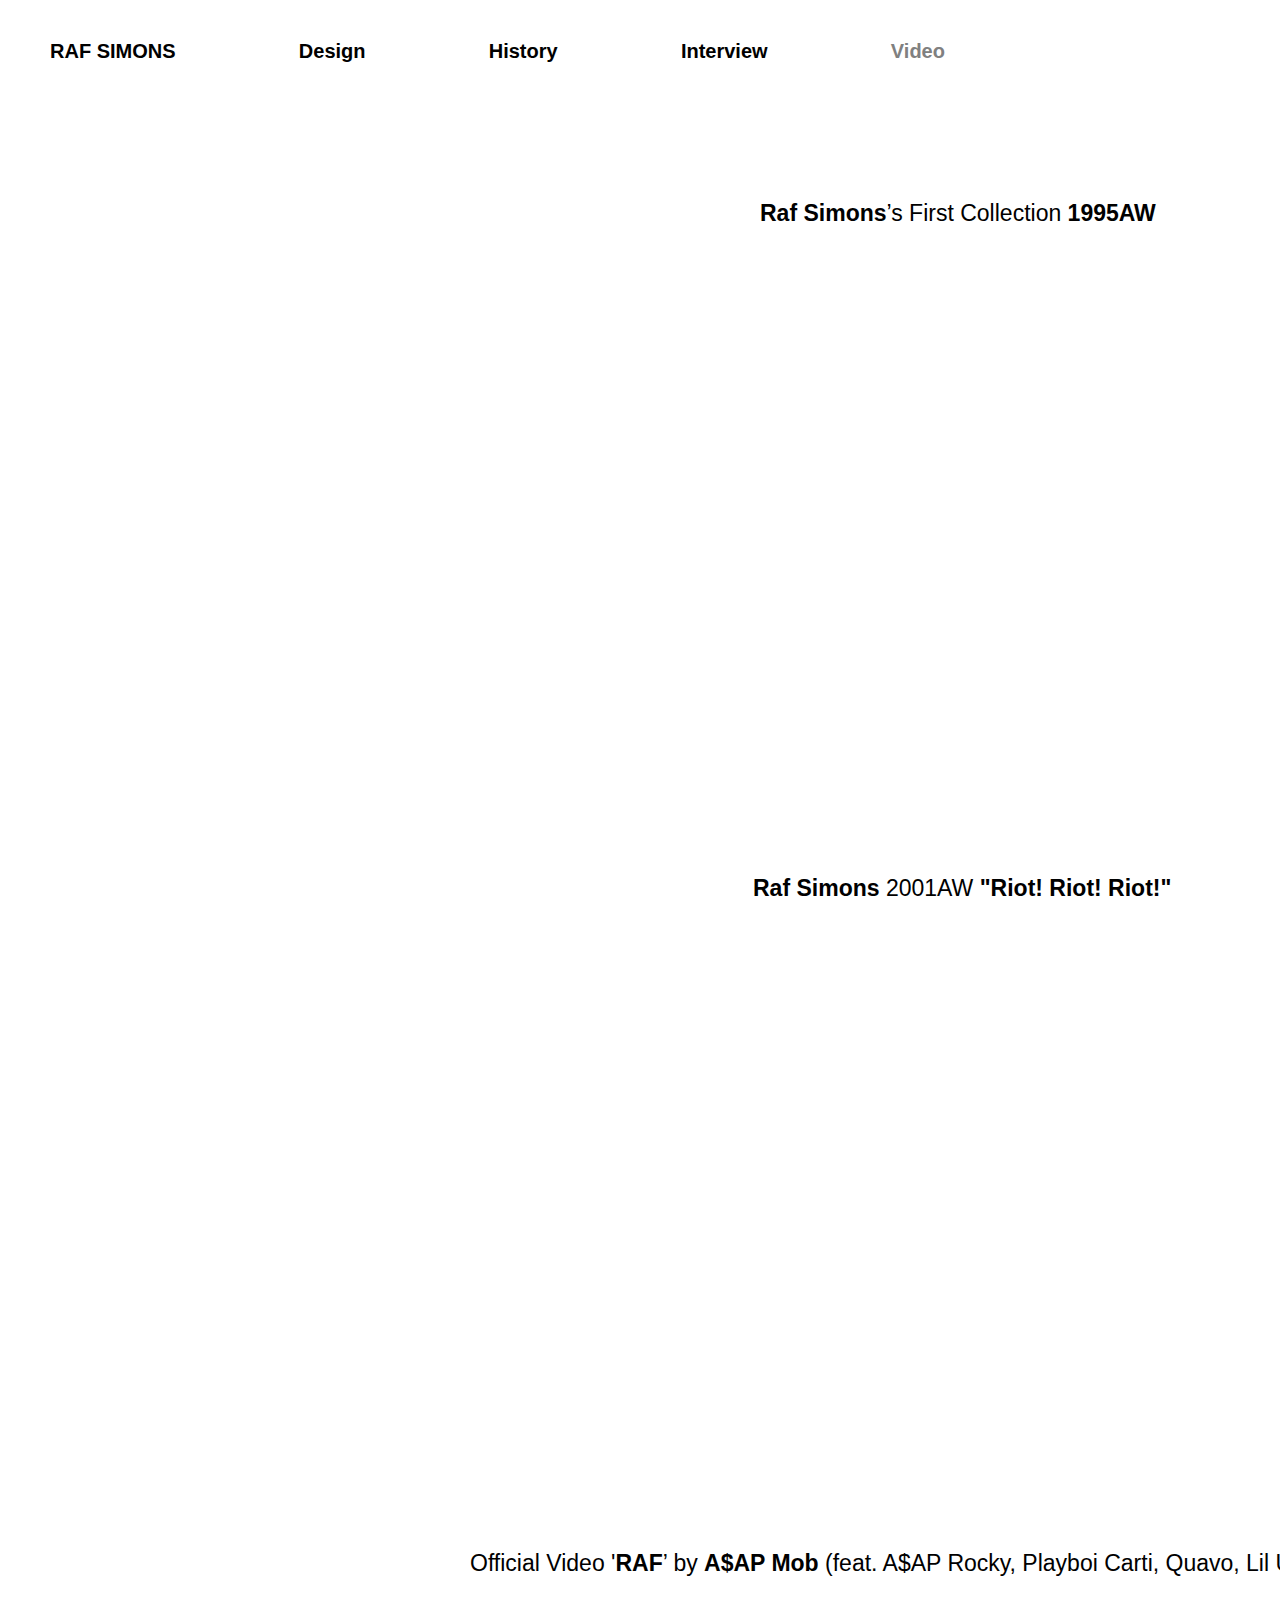
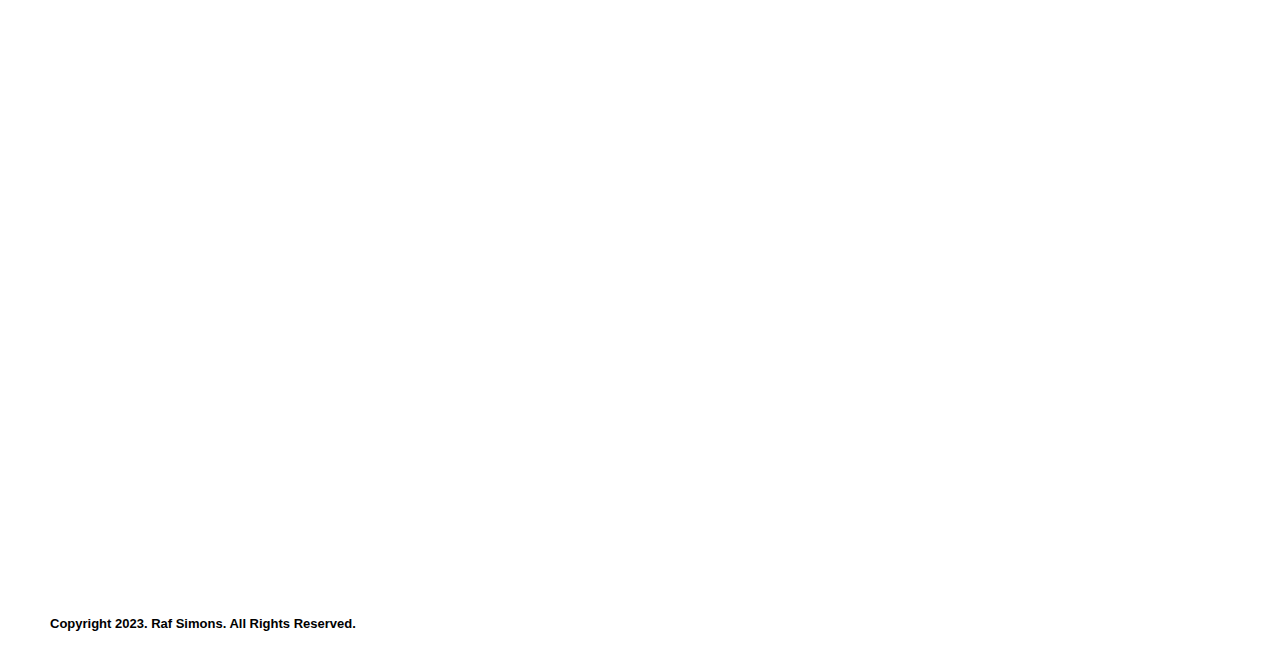
<file: sub5.html>
<!DOCTYPE html>
<html lang="ko">
<head>
    <meta charset="UTF-8">
    <title>페이지5</title>
    <link rel="stylesheet" href="stylesub5.css">
</head>
<body>
    <nav>
        <ul>
            <li><a href="sub1.html">RAF&nbsp;SIMONS</a></li>
            <li><a href="sub2.html">Design</a></li>
            <li><a href="sub3.html">History</a></li>
            <li><a href="sub4.html">Interview</a></li>
            <li><a href="sub5.html" style="color: gray;">Video</a></li>
        </ul>
    </nav>
    <section>
        <div class="text1"><b>Raf Simons</b>’s First Collection <b>1995AW</b></div>
        <div class="video1"><iframe width="960" height="540" src="https://www.youtube.com/embed/lx9rRZYshK4?si=8nB4ZvbcCV03CyCD" title="YouTube video player" frameborder="0" allow="accelerometer; autoplay; clipboard-write; encrypted-media; gyroscope; picture-in-picture; web-share" allowfullscreen></iframe></div>
        <div class="text2"><b>Raf Simons</b> 2001AW <b>"Riot! Riot! Riot!"</b></div>
        <div class="video2"><iframe width="960" height="540" src="https://www.youtube.com/embed/oXsQ4NMQ6B8?si=xEKzHrosENUftzzk" title="YouTube video player" frameborder="0" allow="accelerometer; autoplay; clipboard-write; encrypted-media; gyroscope; picture-in-picture; web-share" allowfullscreen></iframe></div>
        <div class="text3">Official Video '<b>RAF</b>’ by <b>A$AP Mob</b> (feat. A$AP Rocky, Playboi Carti, Quavo, Lil Uzi Vert & Frank Ocean)</div>
        <div class="video3"><iframe width="960" height="540" src="https://www.youtube.com/embed/_eLryuBCO-M?si=xLN9A1541i8zcXdL" title="YouTube video player" frameborder="0" allow="accelerometer; autoplay; clipboard-write; encrypted-media; gyroscope; picture-in-picture; web-share" allowfullscreen></iframe></div>
    </section>
    <footer>Copyright 2023. Raf Simons. All Rights Reserved.</footer>
</body>
</html>
</file>
<file: stylesub1.css>
*{
    margin: 0;
    padding: 0;
    list-style-type: none;
    text-decoration: none;
    font-family: 'Noto Sans KR', sans-serif;
}
a:link{color: black;}
a:visited{color: black;}
a:hover{color: red;}
a:active{color: gray;}

nav{
    position: absolute;
    top: 40px;
    left: 50px;
    display: flex;
    background-color: white;
    z-index: 10;
}
nav ul{
    display: flex;
    justify-content: space-between;
    width: 895px;
}
nav ul li{}
nav ul li a{
    display: block;
    font-weight: 600;
    font-size: 20px;
}
section{
    position: absolute;
    z-index: 1;
    top: 200px;
    width: 1920px;
    height: 2121.07px;
    margin: 0 auto;
}
.wrap{
    position: absolute;
}
.img2{
    position: absolute;
    left: 242px;
    width: 455px;
}
.img3{
    position: absolute;
    left: 733px;
    width: 455px;
}
.img4{
    position: absolute;
    left: 1223px;
    width: 455px;
}
.img5{
    position: absolute;
    top: 719px;
    left: 242px;
    width: 946px;
}
.logo{
    position: absolute;
    top: 1011.89px;
    left: 372px;
    width: 686px;
}
.img6{
    position: absolute;
    top: 719px;
    left: 1223px;
    width: 455px;
}
.img7{
    position: absolute;
    top: 1438px;
    left: 242px;
    width: 455px;
}
.img8{
    position: absolute;
    top: 1438px;
    left: 733px;
    width: 455px;
}
.img9{
    position: absolute;
    top: 1438px;
    left: 1223px;
    width: 455px;
}
footer{
    position: absolute;
    z-index: 5;
    top: 2381px;
    left: 50px;
    font-weight: 700;
    font-size: 13px;
}
</file>
<file: stylesub2.css>
*{
    margin: 0;
    padding: 0;
    list-style-type: none;
    text-decoration: none;
    font-family: 'Noto Sans KR', sans-serif;
    background-color: white;
}
a:link{color: black;}
a:visited{color: black;}
a:hover{color: red;}
a:active{color: gray;}

nav{
    position: absolute;
    top: 40px;
    left: 50px;
    display: flex;
    background-color: white;
    z-index: 10;
}
nav ul{
    display: flex;
    justify-content: space-between;
    width: 895px;
}
nav ul li{}
nav ul li a{
    display: block;
    font-weight: 600;
    font-size: 20px;
}
section{
    position: absolute;
    z-index: 1;
    width: 1920px;
    height: 5700px;
    top: 200px;
}
.img1{
    position: absolute;
    width: 525px;
    left: 205px;
}
.img2{
    position: absolute;
    width: 525px;
    left: 593px;
}
.img3{
    position: absolute;
    width: 737px;
    top: 211px;
    left: 978px;
}
.img4{
    position: absolute;
    width: 525px;
    top: 562px;
    left: 593px;
}
.img5{
    position: absolute;
    width: 525px;
    top: 562px;
    left: 978px;
}
.img6{
    position: absolute;
    width: 525px;
    top: 562px;
    left: 1365px;
}
.img7{
    position: absolute;
    width: 525px;
    top: 1124px;
    left: 205px;
}
.img8{
    position: absolute;
    width: 737px;
    top: 1243px;
    left: 593px;
}
.img9{
    position: absolute;
    width: 525px;
    top: 1124px;
    left: 1365px;
}
.img10{
    position: absolute;
    width: 525px;
    top: 1686px;
    left: 205px;
}
.img11{
    position: absolute;
    width: 525px;
    top: 1686px;
    left: 593px;
}
.img12{
    position: absolute;
    width: 1124px;
    top: 2409px;
    left: 205px;
}
.img13{
    position: absolute;
    width: 525px;
    top: 2248px;
    left: 1365px;
}
.img14{
    position: absolute;
    width: 525px;
    top: 2810px;
    left: 205px;
}
.img15{
    position: absolute;
    width: 525px;
    top: 2810px;
    left: 593px;
}
.img16{
    position: absolute;
    width: 525px;
    top: 2810px;
    left: 1365px;
}
.img17{
    position: absolute;
    width: 525px;
    top: 3372px;
    left: 205px;
}
.img18{
    position: absolute;
    width: 737px;
    top: 3582px;
    left: 593px;
}
.img19{
    position: absolute;
    width: 525px;
    top: 3372px;
    left: 1365px;
}
.img20{
    position: absolute;
    width: 525px;
    top: 3934px;
    left: 593px;
}
.img21{
    position: absolute;
    width: 525px;
    top: 3934px;
    left: 978px;
}
.img22{
    position: absolute;
    width: 525px;
    top: 3934px;
    left: 1365px;
}
.img23{
    position: absolute;
    width: 525px;
    top: 4496px;
    left: 205px;
}
.img24{
    position: absolute;
    width: 525px;
    top: 4496px;
    left: 593px;
}
.img25{
    position: absolute;
    width: 737px;
    top: 4694px;
    left: 978px;
}
.img26{
    position: absolute;
    width: 525px;
    top: 5058px;
    left: 205px;
}
.img27{
    position: absolute;
    width: 525px;
    top: 5058px;
    left: 593px;
}
.img28{
    position: absolute;
    width: 525px;
    top: 5058px;
    left: 978px;
}
footer{
    position: absolute;
    z-index: 5;
    top: 5856px;
    left: 50px;
    font-weight: 700;
    font-size: 13px;
}
</file>
<file: stylesub3.css>
*{
    margin: 0;
    padding: 0;
    list-style-type: none;
    text-decoration: none;
    font-family: 'Noto Sans KR', sans-serif;
}
a:link{color: black;}
a:visited{color: black;}
a:hover{color: red;}
a:active{color: gray;}

nav{
    position: absolute;
    top: 40px;
    left: 50px;
    display: flex;
    background-color: white;
    z-index: 10;
}
nav ul{
    display: flex;
    justify-content: space-between;
    width: 895px;
}
nav ul li{}
nav ul li a{
    display: block;
    font-weight: 600;
    font-size: 20px;
}
section{
    position: absolute;
    z-index: 1;
    top: 200px;
    width: 1920px;
    height: 2650px;
    text-align: center;
}
.img{
    position: absolute;
    left: 410px;
    width: 1100px;
}
.logo{
    position: absolute;
    top: 145px;
    left: 900px;
}
.line1{
    position: absolute;
    border-top: 3px solid #707070;
    top: 690px;
    left: 920.5px;
    width: 80px;
}
.title{
    position: relative;
    font-weight: 700;
    font-size: 27px;
    top: 765px;
    text-align: center;
}
.text{
    position: relative;
    top: 780px;
    text-align: center;
    font-weight: 400;
    font-size: 20px;
    line-height: 30px;
}
.line2{
    position: absolute;
    border-top: 3px solid #707070;
    top: 2514.5px;
    left: 920.5px;
    width: 80px;
}
footer{
    position: absolute;
    z-index: 5;
    top: 2806px;
    left: 50px;
    font-weight: 700;
    font-size: 13px;
}
</file>
<file: stylesub4.css>
*{
    margin: 0;
    padding: 0;
    list-style-type: none;
    text-decoration: none;
    font-family: 'Noto Sans KR', sans-serif;
    background-color: white;
}
a:link{color: black;}
a:visited{color: black;}
a:hover{color: red;}
a:active{color: gray;}

nav{
    position: absolute;
    top: 40px;
    left: 50px;
    display: flex;
    background-color: white;
    z-index: 10;
}
nav ul{
    display: flex;
    justify-content: space-between;
    width: 895px;
}
nav ul li{}
nav ul li a{
    display: block;
    font-weight: 600;
    font-size: 20px;
}
section{
    position: absolute;
    z-index: 1;
    top: 200px;
    width: 1920px;
    height: 11980px;
}
.logo{
    position: absolute;
    left: 180px;
    width: 210px;
}
.category{
    position: absolute;
    top: 180px;
    left: 180px;
    font-weight: 600;
    font-size: 20px;
}
.date{
    position: absolute;
    top: 235px;
    left: 180px;
    font-weight: 500;
    font-size: 16px;
    color: #707070;
} 
.by{
    position: absolute;
    top: 260px;
    left: 180px;
    font-weight: 600;
    font-size: 20px;
}
.title{
    position: absolute;
    top: 165px;
    left: 385px;
    font-weight: 700;
    font-size: 35px;
}
.text1{
    position: absolute;
    top: 260px;
    left: 385px;
    font-weight: 400;
    font-size: 18px;
    width: 1150px;
    line-height: 30px;
    text-align: justify;
}
.img1{
    position: absolute;
    width: 1100px;
    top: 346px;
    left: 410px;
}
.text2{
    position: absolute;
    top: 2031px;
    left: 385px;
    font-weight: 400;
    font-size: 18px;
    width: 1150px;
    line-height: 30px;
    text-align: justify;
}
.img2{
    position: absolute;
    width: 540px;
    top: 2717px;
    left: 410px;
}
.img3{
    position: absolute;
    width: 540px;
    top: 2717px;
    left: 970px;
}
.img4{
    position: absolute;
    width: 1100px;
    top: 3547px;
    left: 410px;
}
.img5{
    position: absolute;
    width: 1100px;
    top: 5217px;
    left: 410px;
}
.text3{
    position: absolute;
    font-weight: 500;
    font-size: 18px;
    width: 1050px;
    line-height: 30px;
    text-align: center;
    top: 6902px;
    left: 435px;
}
.text4{
    position: absolute;
    font-weight: 400;
    font-size: 18px;
    width: 1150px;
    line-height: 30px;
    text-align: justify;
    top: 7018px;
    left: 385px;
}
.img6{
    position: absolute;
    width: 1100px;
    top: 7854px;
    left: 410px;
}
.img7{
    position: absolute;
    width: 1100px;
    top: 9524px;
    left: 410px;
}
.img8{
    position: absolute;
    width: 1100px;
    top: 10284px;
    left: 410px;
}
.text5{
    position: absolute;
    font-weight: 500;
    font-size: 18px;
    width: 1050px;
    line-height: 30px;
    text-align: center;
    top: 11059px;
    left: 435px;
}
.text6{
    position: absolute;
    font-weight: 400;
    font-size: 18px;
    width: 1150px;
    line-height: 30px;
    text-align: justify;
    top: 11175px;
    left: 385px;
}
footer{
    position: absolute;
    z-index: 5;
    top: 12136px;
    left: 50px;
    font-weight: 700;
    font-size: 13px;
}
</file>
<file: stylesub5.css>
*{
    margin: 0;
    padding: 0;
    list-style-type: none;
    text-decoration: none;
    font-family: 'Noto Sans KR', sans-serif;
    background-color: white;
}
a:link{color: black;}
a:visited{color: black;}
a:hover{color: red;}
a:active{color: gray;}

nav{
    position: absolute;
    top: 40px;
    left: 50px;
    display: flex;
    background-color: white;
    z-index: 10;
}
nav ul{
    display: flex;
    justify-content: space-between;
    width: 895px;
}
nav ul li{}
nav ul li a{
    display: block;
    font-weight: 600;
    font-size: 20px;
}
section{
    position: absolute;
    z-index: 1;
    width: 1920px;
    height: 2060px;
    top: 200px;
}
.text1{
    position: absolute;
    font-weight: 400;
    font-size: 23px;
    left: 760px;
}
.video1{
    position: absolute;
    top: 65px;
    left: 480px;
}
.text2{
    position: absolute;
    font-weight: 400;
    font-size: 23px;
    top: 675px;
    left: 753px;
}
.video2{
    position: absolute;
    top: 740px;
    left: 480px;
}
.text3{
    position: absolute;
    font-weight: 400;
    font-size: 23px;
    top: 1350px;
    left: 470px;
}
.video3{
    position: absolute;
    top: 1415px;
    left: 480px;
}
footer{
    position: absolute;
    z-index: 5;
    top: 2216px;
    left: 50px;
    font-weight: 700;
    font-size: 13px;
}
</file>
